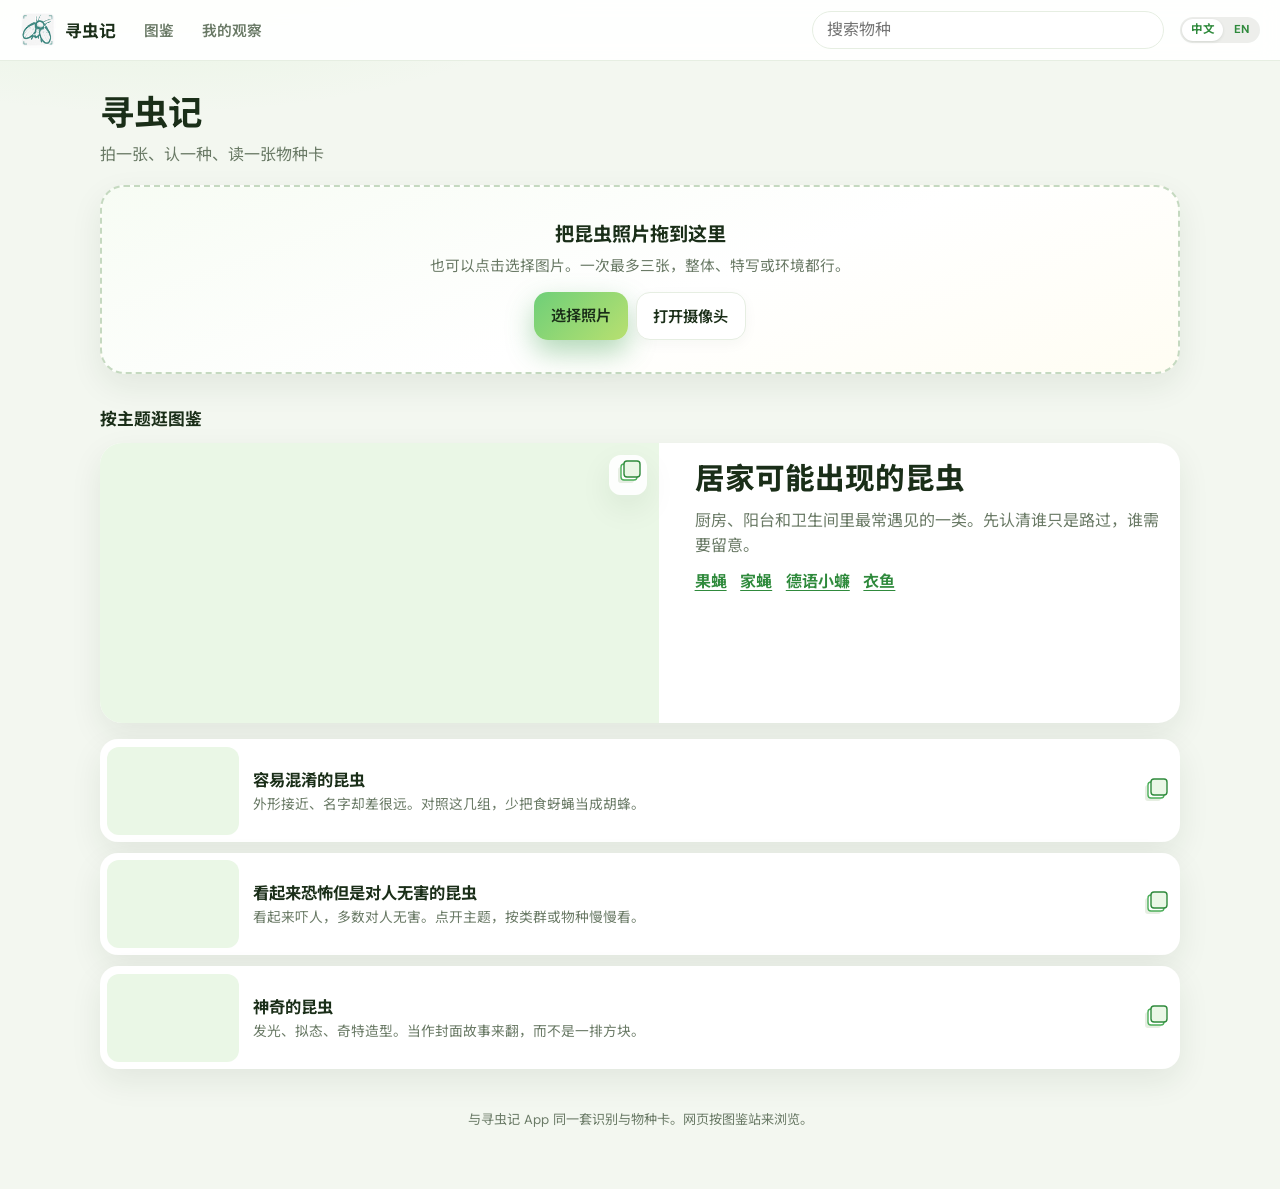
<file: index.html>
<!DOCTYPE html>
<html lang="zh-CN">
  <head>
    <meta charset="UTF-8" />
    <meta
      name="viewport"
      content="width=device-width, initial-scale=1, viewport-fit=cover, maximum-scale=1"
    />
    <meta name="theme-color" content="#3A857E" />
    <meta name="description" content="寻虫记 · 昆虫识别与收藏" />
    <link rel="icon" type="image/png" sizes="32x32" href="./brand/favicon-32.png" />
    <link rel="icon" type="image/png" sizes="64x64" href="./brand/icon-64.png" />
    <link rel="apple-touch-icon" href="./brand/apple-touch-icon.png" />
    <link rel="manifest" href="./brand/manifest.webmanifest" />
    <title>寻虫记</title>
    <link rel="preconnect" href="https://fonts.googleapis.com" />
    <link rel="preconnect" href="https://fonts.gstatic.com" crossorigin />
    <link
      href="https://fonts.googleapis.com/css2?family=DM+Sans:ital,opsz,wght@0,9..40,400;0,9..40,500;0,9..40,600;0,9..40,700;1,9..40,400&family=Noto+Sans+SC:wght@400;500;600;700&display=swap"
      rel="stylesheet"
    />
    <style>
      html,
      body {
        margin: 0;
        min-height: 100%;
        background: #e8efe9;
      }
      #boot-splash {
        position: fixed;
        inset: 0;
        z-index: 9999;
        display: grid;
        place-items: center;
        background: #f5f5f4;
        transition: opacity 0.28s ease, visibility 0.28s ease;
      }
      #boot-splash.is-leaving {
        opacity: 0;
        visibility: hidden;
        pointer-events: none;
      }
      #boot-splash .boot-mark {
        width: min(42vw, 168px);
        height: min(42vw, 168px);
        border-radius: 28px;
        overflow: hidden;
        background: #fff url("./brand/splash-256.png") center / contain no-repeat;
        box-shadow: 0 16px 40px rgba(58, 133, 126, 0.18);
        animation: boot-breathe 1.6s ease-in-out infinite;
      }
      #boot-splash .boot-mark img {
        width: 100%;
        height: 100%;
        display: block;
        object-fit: contain;
        background: #fff;
      }
      #boot-splash .boot-caption {
        margin: 18px 0 0;
        text-align: center;
        font-family: "Noto Sans SC", "PingFang SC", "Microsoft YaHei", sans-serif;
        font-size: 15px;
        font-weight: 500;
        letter-spacing: 0.08em;
        color: #3a857e;
      }
      #boot-splash .boot-hint {
        display: none;
        box-sizing: border-box;
        max-width: 22rem;
        margin: 16px auto 0;
        padding: 12px 14px;
        border-radius: 12px;
        background: #fff;
        color: #3a4a48;
        font-family: "Noto Sans SC", "PingFang SC", "Microsoft YaHei", sans-serif;
        font-size: 13px;
        font-weight: 400;
        line-height: 1.55;
        letter-spacing: 0;
        text-align: left;
      }
      #boot-splash .boot-hint a {
        color: #2f6f69;
        word-break: break-all;
      }
      @keyframes boot-breathe {
        0%,
        100% {
          opacity: 0.78;
          transform: scale(0.96);
        }
        50% {
          opacity: 1;
          transform: scale(1);
        }
      }
      @media (prefers-reduced-motion: reduce) {
        #boot-splash .boot-mark {
          animation: none;
        }
      }
    </style>
    <script type="module" crossorigin src="./assets/index-CJfDBZQu.js"></script>
    <link rel="stylesheet" crossorigin href="./assets/index-DfQtefUg.css">
  </head>
  <body>
    <div id="boot-splash" aria-busy="true" aria-live="polite">
      <div>
        <div class="boot-mark">
          <img src="./brand/splash-256.png" width="168" height="168" alt="寻虫记" onerror="this.style.visibility='hidden'" />
        </div>
        <p class="boot-caption" id="boot-caption">正在打开寻虫记</p>
        <p class="boot-hint" id="boot-hint">
          这一页只是启动画面，不能点。你现在打开的是本地下载的网页文件，程序进不来。请把下面这一整行复制到地址栏打开：
          <br />
          <a id="boot-demo-link" href="https://holycube.github.io/xunchongji-web/">https://holycube.github.io/xunchongji-web/</a>
        </p>
      </div>
    </div>
    <div id="root"></div>
    <script>
      (function () {
        var splash = document.getElementById("boot-splash");
        var hint = document.getElementById("boot-hint");
        var caption = document.getElementById("boot-caption");
        var isLocalFile = location.protocol === "file:";
        if (isLocalFile && hint) {
          hint.style.display = "block";
          if (caption) caption.textContent = "还没进入软件";
          return;
        }
        window.setTimeout(function () {
          if (splash && !splash.classList.contains("is-leaving")) {
            splash.classList.add("is-leaving");
          }
        }, 8000);
      })();
    </script>
  </body>
</html>
</file>
<file: assets/index-DfQtefUg.css>
.guide-screen{height:100%;min-height:100%;display:flex;flex-direction:column;background:#f3f8f1;overflow:hidden}.guide-topbar{flex:0 0 auto;display:grid;grid-template-columns:2.5rem 1fr 2.5rem;align-items:center;gap:.35rem;padding:.65rem .75rem;padding-top:calc(.65rem + env(safe-area-inset-top,0px));border-bottom:1px solid rgba(0,0,0,.06);background:#fffffff5;position:sticky;top:0;z-index:4}.guide-topbar-btn{appearance:none;border:0;background:transparent;width:2.5rem;height:2.5rem;border-radius:50%;font:inherit;font-size:1.25rem;color:var(--ink);cursor:pointer}.guide-topbar-btn:hover{background:var(--accent-soft)}.guide-topbar-title{margin:0;text-align:center;font-size:1.05rem;font-weight:700}.guide-topbar-spacer{width:2.5rem;height:2.5rem}.guide-body{flex:1 1 auto;min-height:0;padding:0;padding-bottom:calc(env(safe-area-inset-bottom,0px) + 1.5rem);overflow-y:auto;-webkit-overflow-scrolling:touch}.guide-slide{margin:0;padding:1.35rem 1.15rem 1.5rem;border-radius:0;box-shadow:none;border:0;break-inside:avoid}.guide-slide--promo{background:transparent;box-shadow:none}.guide-slide--full-card{padding:0;overflow:hidden;background:transparent}.guide-full-card-img{display:block;width:100%;height:auto;max-height:none;object-fit:contain;vertical-align:top}.guide-sr-only{position:absolute;width:1px;height:1px;padding:0;margin:-1px;overflow:hidden;clip:rect(0,0,0,0);white-space:nowrap;border:0}.guide-slide--doc{background:transparent;border:0;box-shadow:none;padding-bottom:2rem}.guide-slide-eyebrow{margin:0 0 .35rem;font-size:.72rem;font-weight:650;letter-spacing:.04em;color:var(--muted);text-transform:none}.guide-slide-title{margin:0;font-size:1.55rem;font-weight:750;line-height:1.25;color:var(--ink);letter-spacing:-.02em}.guide-slide-title-accent,.guide-slide--promo .guide-slide-title-accent{color:#2b7fd4}.guide-slide-sub{margin:.45rem 0 0;font-size:.92rem;line-height:1.45;color:var(--muted)}.guide-steps{list-style:none;margin:1rem 0 0;padding:0;display:flex;flex-direction:column;gap:.55rem}.guide-step{display:flex;align-items:center;gap:.7rem;padding:.65rem .75rem;border-radius:12px;background:#ffffffd9;border:1px solid rgba(220,230,216,.9)}.guide-step-n{flex:0 0 auto;width:1.65rem;height:1.65rem;border-radius:50%;display:grid;place-items:center;font-size:.85rem;font-weight:700;color:#fff;background:var(--grad-spring-vivid)}.guide-step-label{font-size:.95rem;font-weight:650;color:var(--ink)}.guide-visual{margin-top:1.05rem;margin-left:-1.15rem;margin-right:-1.15rem;border-radius:0;overflow:hidden;background:transparent;border:0}.guide-visual-img{display:block;width:100%;height:auto;max-height:none;object-fit:contain}.guide-visual--placeholder{min-height:10.5rem;margin-left:-1.15rem;margin-right:-1.15rem;display:flex;flex-direction:column;align-items:center;justify-content:center;gap:.4rem;padding:1.25rem 1rem;background:linear-gradient(135deg,#ffffff8c,#e6eee2a6);border:0;border-top:1.5px dashed #c5d4c0;border-bottom:1.5px dashed #c5d4c0;border-radius:0}.guide-visual-ph-label{font-size:.95rem;font-weight:750;color:var(--ink);letter-spacing:.06em}.guide-visual-ph-note{max-width:16rem;text-align:center;font-size:.78rem;line-height:1.4;color:var(--muted)}.guide-visual-caption{margin:0;padding:.55rem 1.15rem .7rem;font-size:.8rem;line-height:1.4;color:var(--ink);background:transparent}.guide-visual-caption--on-ph{margin-top:.35rem;padding:.4rem .65rem;border-radius:999px;background:#fff;box-shadow:0 2px 8px #1a2e180f;font-weight:600;font-size:.78rem}.guide-tags{list-style:none;margin:.9rem 0 0;padding:0;display:flex;flex-wrap:wrap;gap:.45rem}.guide-tag{display:inline-flex;align-items:center;padding:.35rem .7rem;border-radius:var(--radius-pill);font-size:.78rem;font-weight:650;border:1px solid transparent;background:#fff}.guide-tag--neutral{color:var(--ink);border-color:var(--line)}.guide-tag--good{color:#1f6b32;background:var(--accent-soft);border-color:#c8e8c4}.guide-tag--caution{color:#9a4a12;background:var(--warn-soft);border-color:#f0d4b0}.guide-tag--info{color:#1a5f9e;background:#e8f3fc;border-color:#c5daf0}.guide-bullets{margin:1rem 0 0;padding:0 0 0 1.1rem;display:flex;flex-direction:column;gap:.65rem}.guide-bullets li{font-size:.88rem;line-height:1.5;color:var(--ink)}@media print{.guide-topbar{position:static;border-bottom:0}.guide-topbar-btn,.guide-topbar-spacer{display:none}.guide-body{padding:0}.guide-slide{margin:0;min-height:90vh;box-shadow:none;border-radius:0}.tab-bar,.app-bar{display:none!important}}.home-screen{min-height:100%;display:flex;flex-direction:column;background:#fff;overflow:auto;padding-bottom:1rem}.home-header{display:flex;align-items:center;justify-content:space-between;padding:1rem 1.15rem .25rem;flex:0 0 auto}.home-search-wrap{flex:0 0 auto;display:flex;justify-content:center;padding:1.35rem 1.35rem 0}.home-search{width:100%;max-width:22rem;display:flex;align-items:center;gap:.45rem;padding:.6rem 1.05rem;border-radius:999px;background:#fff;border:1px solid #ebebeb;box-shadow:0 4px 14px #0000000f}.home-search-icon{display:grid;place-items:center;color:#9aa0a6;flex:0 0 auto}.home-search input{flex:1 1 auto;min-width:0;border:0;background:transparent;font:inherit;font-size:.95rem;color:var(--ink);outline:none}.home-search input::placeholder{color:#9aa0a6}.home-avatar-btn{position:relative;flex:0 0 auto;width:42px;height:42px;padding:0;border:0;border-radius:50%;background:#fff;box-shadow:0 2px 10px #00000014;display:grid;place-items:center;overflow:visible}.home-avatar-btn svg{display:block;width:100%;height:100%;border-radius:50%}.home-themes{flex:1 1 auto;display:flex;flex-direction:column;gap:.85rem;padding:1.55rem 0 1.25rem;min-height:0}.home-themes-head{display:flex;align-items:center;gap:.45rem;padding:0 1.25rem}.home-themes-icon{display:grid;place-items:center;color:#5f6b63;flex:0 0 auto}.home-themes-title{margin:0;font-size:1.05rem;font-weight:400;color:#1f2933;letter-spacing:.01em}.home-themes-rail{display:flex;gap:.85rem;overflow-x:auto;overflow-y:hidden;padding:.15rem 1.25rem .35rem;scroll-snap-type:x proximity;-webkit-overflow-scrolling:touch;scrollbar-width:none}.home-themes-rail::-webkit-scrollbar{display:none}.home-theme-card{appearance:none;border:0;background:#fff;flex:0 0 auto;width:8.6rem;padding:0;border-radius:14px;overflow:hidden;box-shadow:0 4px 14px #141c1014;text-align:left;scroll-snap-align:start;cursor:pointer;display:flex;flex-direction:column}.home-theme-card:active{transform:scale(.98)}.home-theme-cover{width:100%;aspect-ratio:1 / 1;background:#eef1ee;overflow:hidden}.home-theme-cover img{display:block;width:100%;height:100%;object-fit:cover}.home-theme-cover-fallback{display:block;width:100%;height:100%;background:linear-gradient(145deg,#e8eee8,#d5ddd6)}.home-theme-label{display:block;padding:.7rem .7rem .85rem;font-size:.86rem;font-weight:400;line-height:1.35;color:#1f2933}.profile-screen{--profile-hue: 72;--profile-bg0: hsl(72 55% 92%);--profile-bg1: hsl(94 48% 94%);--profile-bg2: hsl(72 20% 99%);--profile-ink: hsl(72 28% 22%);--profile-muted: hsl(72 12% 46%);--profile-card-shadow: 0 10px 28px hsl(72 30% 40% / .08);min-height:100%;display:flex;flex-direction:column;position:relative;background:linear-gradient(180deg,var(--profile-bg0) 0%,var(--profile-bg1) 38%,var(--profile-bg2) 78%);color:var(--profile-ink)}.profile-topbar{display:flex;align-items:center;justify-content:space-between;padding:.75rem 1rem .15rem;position:relative;z-index:2}.profile-back{width:42px;height:42px;border:0;background:transparent;font-size:1.85rem;line-height:1;color:var(--profile-ink);display:grid;place-items:center;padding:0}.profile-topbar-spacer{flex:1}.profile-topbar-title{flex:1;margin:0;text-align:center;font-size:1.05rem;font-weight:650;color:var(--profile-ink)}.profile-topbar-end{width:42px;height:42px;flex:0 0 auto}.profile-mail{position:relative;width:42px;height:42px;border:0;background:transparent;color:var(--profile-ink);display:grid;place-items:center;padding:0}.profile-hero{display:flex;flex-direction:column;align-items:center;gap:.75rem;padding:1.1rem 1.35rem 1.65rem;position:relative;z-index:2}.profile-avatar-wrap{position:relative;width:96px;height:96px;border-radius:50%;box-shadow:0 10px 28px hsl(var(--profile-hue) 35% 40% / .14)}.profile-avatar-svg{width:100%;height:100%;border-radius:50%;display:block}.profile-uid{margin:.55rem 0 0;font-size:1.05rem;font-weight:650;letter-spacing:.01em;color:var(--profile-ink)}.profile-body{flex:1;padding:0 1.15rem 1.8rem;position:relative;z-index:2;display:flex;flex-direction:column;gap:1.05rem}.profile-settings-body{padding-top:.85rem}.profile-dual{display:grid;grid-template-columns:1fr 1.28fr;gap:.85rem}.profile-stat-card{border:0;text-align:left;background:#fff;border-radius:20px;padding:1rem 1.05rem 1.1rem;box-shadow:var(--profile-card-shadow);color:inherit;min-height:108px;display:flex;flex-direction:column;justify-content:space-between;gap:.85rem}.profile-stat-head{display:flex;align-items:center;gap:.4rem}.profile-stat-label{font-size:.9rem;font-weight:600;color:var(--profile-ink)}.profile-stat-count{margin-left:auto;font-size:.78rem;color:var(--profile-muted)}.profile-stat-chevron{margin-left:auto;color:#c2c8bc;font-size:1.15rem;line-height:1}.profile-stat-count+.profile-stat-chevron{margin-left:.15rem}.profile-badge-row{display:flex;flex-wrap:nowrap;align-items:center;gap:.4rem}.profile-dotted-hex{display:block;color:hsl(var(--profile-hue) 14% 58%);flex:0 0 auto}.profile-dotted-hex--sm{width:26px;height:29px}.profile-dotted-hex--lg{width:72px;height:80px}.profile-badges-body{padding-top:.5rem;gap:1.25rem}.profile-badges-banner{align-self:center;display:inline-flex;align-items:center;justify-content:center;padding:.45rem 1.35rem;background:hsl(var(--profile-hue) 28% 32%);color:#fff;border-radius:4px;position:relative;box-shadow:0 2px hsl(var(--profile-hue) 28% 24%)}.profile-badges-banner:before,.profile-badges-banner:after{content:"";position:absolute;top:0;bottom:0;width:10px;background:inherit;clip-path:polygon(0 0,100% 0,100% 100%,0 70%)}.profile-badges-banner:before{left:-8px;clip-path:polygon(100% 0,100% 100%,0 85%,35% 0)}.profile-badges-banner:after{right:-8px;clip-path:polygon(0 0,65% 0,100% 85%,0 100%)}.profile-badges-banner-text{font-size:.78rem;font-weight:750;letter-spacing:.08em}.profile-badges-panel{background:#fff;border-radius:20px;box-shadow:var(--profile-card-shadow);padding:1.35rem 1rem 1.6rem;border:2px solid hsl(var(--profile-hue) 22% 42%)}.profile-badges-honeycomb{display:flex;flex-direction:column;align-items:center;gap:.55rem}.profile-badges-row{display:flex;justify-content:center;gap:.65rem}.profile-badges-row.is-offset{gap:.65rem;padding:0 2.2rem}.profile-badge-slot,.profile-badges-cell{appearance:none;border:0;background:transparent;padding:.15rem;color:hsl(var(--profile-hue) 12% 48%);cursor:pointer;display:grid;place-items:center}.profile-badge-slot:active,.profile-badges-cell:active{transform:scale(.96)}.profile-badge-modal{position:absolute;inset:0;z-index:20;background:#141c106b;display:flex;align-items:center;justify-content:center;padding:1.25rem}.profile-badge-modal-card{width:min(100%,18.5rem);background:#fff;border-radius:18px;padding:1.35rem 1.2rem 1.15rem;box-shadow:0 16px 40px #0000002e;text-align:center;display:flex;flex-direction:column;align-items:center;gap:.65rem}.profile-badge-modal-hex{color:hsl(var(--profile-hue) 12% 48%)}.profile-badge-modal-title{margin:.2rem 0 0;font-size:1.1rem;font-weight:700;color:var(--profile-ink)}.profile-badge-modal-body{margin:0;font-size:.9rem;line-height:1.5;color:var(--profile-muted)}.profile-badge-modal-close{margin-top:.45rem;appearance:none;border:0;border-radius:999px;padding:.55rem 1.4rem;background:hsl(var(--profile-hue) 42% 42%);color:#fff;font:inherit;font-size:.9rem;font-weight:650;cursor:pointer}.profile-equip-row{display:flex;flex-wrap:nowrap;gap:.45rem}.profile-equip-dot{width:28px;height:28px;border-radius:50%;border:1.5px solid hsl(var(--profile-hue) 18% 82%);box-sizing:border-box}.profile-menu{list-style:none;margin:0;padding:.2rem 0;background:#fff;border-radius:20px;box-shadow:var(--profile-card-shadow);overflow:hidden}.profile-menu-danger{margin-top:.15rem}.profile-menu-item{width:100%;display:flex;align-items:center;gap:.85rem;padding:1.1rem;border:0;background:transparent;text-align:left;color:inherit}.profile-menu-item-static{cursor:default}.profile-menu li+li .profile-menu-item{border-top:1px solid hsl(var(--profile-hue) 16% 92%)}.profile-menu-icon{width:36px;height:36px;border-radius:12px;display:grid;place-items:center;flex:0 0 auto}.profile-menu-icon-danger{background:#f8eae7;color:#a64030}.profile-menu-label{flex:1 1 auto;font-size:.95rem;font-weight:550;color:var(--profile-ink)}.profile-menu-item-danger .profile-menu-label{color:#a64030;font-weight:600}.profile-menu-meta{font-size:.82rem;color:var(--profile-muted)}.profile-menu-chevron{color:#c2c8bc;font-size:1.25rem;line-height:1}.profile-toggle{position:relative;width:44px;height:26px;border:0;border-radius:999px;padding:0;background:hsl(var(--profile-hue) 10% 82%);flex:0 0 auto;transition:background .18s ease}.profile-toggle.is-on{background:hsl(var(--profile-hue) 42% 48%)}.profile-toggle-knob{position:absolute;top:3px;left:3px;width:20px;height:20px;border-radius:50%;background:#fff;box-shadow:0 1px 4px #00000029;transition:transform .18s ease}.profile-toggle.is-on .profile-toggle-knob{transform:translate(18px)}.profile-hint{margin:.2rem 0 0;text-align:center;font-size:.82rem;color:var(--profile-muted)}.search-screen{min-height:100%;display:flex;flex-direction:column;background:#fff;color:var(--ink)}.search-topbar{display:flex;align-items:center;gap:.35rem;padding:.55rem .75rem .55rem .35rem;border-bottom:1px solid #ececec;flex:0 0 auto;background:#fff;position:sticky;top:0;z-index:3}.search-back{width:40px;height:40px;border:0;background:transparent;font-size:1.75rem;line-height:1;color:#333;display:grid;place-items:center;padding:0;flex:0 0 auto}.search-field{flex:1 1 auto;min-width:0;display:flex;align-items:center;gap:.35rem;position:relative}.search-field input{width:100%;border:0;outline:none;background:transparent;font:inherit;font-size:1.05rem;font-weight:550;color:#1a1a1a;padding:.45rem 1.8rem .45rem .15rem}.search-field input::placeholder{color:#9aa0a6;font-weight:400}.search-clear{position:absolute;right:0;top:50%;transform:translateY(-50%);width:28px;height:28px;border:0;border-radius:50%;background:#e8e8e8;color:#666;font-size:1.1rem;line-height:1;display:grid;place-items:center;padding:0}.search-body{flex:1 1 auto;min-height:0;overflow:auto}.search-hint,.search-empty{margin:2.5rem 1.25rem;text-align:center;font-size:.9rem;color:var(--muted)}.search-list{list-style:none;margin:0;padding:0}.search-row{width:100%;display:flex;align-items:center;gap:.85rem;padding:.72rem .95rem;border:0;border-bottom:1px solid #efefef;background:#fff;text-align:left;color:inherit}.search-thumb{width:52px;height:52px;border-radius:10px;overflow:hidden;flex:0 0 auto;background:#f1f3ef;display:grid;place-items:center}.search-thumb img{width:100%;height:100%;object-fit:cover;display:block}.search-thumb-fallback{font-size:1.1rem;font-weight:650;color:var(--accent-deep)}.search-text{flex:1 1 auto;min-width:0;display:flex;flex-direction:column;gap:.2rem}.search-hit-name{font-size:.98rem;font-weight:550;color:#1a1a1a;line-height:1.35;word-break:break-word}.search-hit-mark{background:transparent;color:#e91e63;font-weight:650;padding:0}.search-sci{font-size:.8rem;color:#8a8f88;font-style:italic;line-height:1.3;white-space:nowrap;overflow:hidden;text-overflow:ellipsis}.search-chevron{flex:0 0 auto;color:#c5c5c5;font-size:1.25rem;line-height:1}.sr-only{position:absolute;width:1px;height:1px;padding:0;margin:-1px;overflow:hidden;clip:rect(0,0,0,0);white-space:nowrap;border:0}.theme-screen{min-height:100%;display:flex;flex-direction:column;background:#f4f5f4;overflow:auto}.theme-topbar{flex:0 0 auto;display:flex;align-items:center;padding:.55rem .7rem .15rem;background:#f4f5f4;position:sticky;top:0;z-index:2}.theme-back{appearance:none;border:0;background:transparent;width:2.4rem;height:2.4rem;border-radius:50%;font-size:1.7rem;line-height:1;color:#1f2933;display:grid;place-items:center;cursor:pointer}.theme-body{flex:1 1 auto;padding:.35rem 1rem 1.6rem;display:flex;flex-direction:column;gap:1rem}.theme-title{margin:0;padding:0 .15rem;font-size:1.55rem;font-weight:400;line-height:1.25;color:#1f2933}.theme-empty{margin:1.5rem .2rem;color:#6b7280;font-size:.95rem}.theme-grid{display:grid;grid-template-columns:1fr 1fr;gap:.85rem}.theme-card{appearance:none;border:0;background:#fff;border-radius:16px;overflow:hidden;padding:0;text-align:left;box-shadow:0 4px 16px #141c1012;cursor:pointer;display:flex;flex-direction:column;min-width:0}.theme-card:active{transform:scale(.985)}.theme-card-media{width:100%;aspect-ratio:1 / 1;background:#e8ece8;overflow:hidden}.theme-card-media img{display:block;width:100%;height:100%;object-fit:cover}.theme-card-fallback{display:block;width:100%;height:100%;background:linear-gradient(145deg,#e8eee8,#d5ddd6)}.theme-card-text{display:flex;flex-direction:column;gap:.2rem;padding:.7rem .75rem .85rem;min-width:0}.theme-card-name{font-size:.95rem;font-weight:400;color:#1f2933;line-height:1.3;word-break:break-word}.theme-card-sci{font-size:.78rem;font-style:italic;color:#8a9399;line-height:1.3;word-break:break-word}:root{--fab-hl: #9ee08a;--grad-spring: linear-gradient(135deg, #6ecf78 0%, #b8e070 100%);--grad-spring-vivid: radial-gradient( circle at 35% 30%, var(--fab-hl) 0%, #5cbf68 42%, #3d9e4a 100% );--grad-spring-soft: linear-gradient(160deg, #f7fcf4 0%, #ffffff 55%, #fffdf3 100%);--bg: #ffffff;--bg-wash: #f3f7f0;--panel: #ffffff;--ink: #1a2e18;--muted: #6a7a66;--accent: #4caf5a;--accent-deep: #2f8a3c;--accent-soft: #eaf7e6;--warn: #b45309;--warn-soft: #fef3e6;--line: #e6eee2;--radius-sheet: 28px;--radius-card: 18px;--radius-pill: 999px;--phone-w: 420px;--bar-h: 52px;--tab-h: 72px;--fab-size: 64px;--font: "DM Sans", "Noto Sans SC", "PingFang SC", "Microsoft YaHei", sans-serif;--shadow-soft: 0 12px 32px rgba(26, 46, 24, .08);--shadow-float: 0 16px 40px rgba(76, 175, 90, .14);--shadow-fab: 0 12px 28px rgba(61, 158, 74, .4)}*{box-sizing:border-box}html,body,#root{margin:0;min-height:100%}body{font-family:var(--font);color:var(--ink);background:var(--bg-wash);-webkit-font-smoothing:antialiased}button,input{font:inherit}button{cursor:pointer}img{max-width:100%;display:block}a{color:inherit}.demo-stage{width:100%;min-height:100vh;min-height:100dvh;display:flex;flex-direction:column;align-items:center;justify-content:center}.demo-stage-kicker{display:none;margin:0 0 .65rem;font-size:.78rem;font-weight:650;letter-spacing:.06em;color:#3a5a52}.phone{width:100%;max-width:var(--phone-w);min-height:100vh;height:100vh;margin:0 auto;background:var(--bg);display:flex;flex-direction:column;position:relative;overflow:hidden}@media(min-width:480px){html:not(.is-site) body{padding:1.25rem 0;display:flex;justify-content:center;align-items:center;background:radial-gradient(1200px 520px at 50% -10%,rgba(122,176,158,.28),transparent 58%),linear-gradient(180deg,#e8efe9,#f3f1ea 48%,#efe8dc)}html:not(.is-site) .demo-stage-kicker{display:block}html:not(.is-site) .phone{height:min(820px,calc(100vh - 4.2rem));min-height:min(820px,calc(100vh - 4.2rem));max-height:calc(100vh - 4.2rem);border-radius:28px;box-shadow:0 0 0 1px #1a2e180f,0 22px 48px #1a2e181a}}.app-main{flex:1 1 auto;overflow-y:auto;overflow-x:hidden;padding-bottom:calc(var(--tab-h) + env(safe-area-inset-bottom,0px) + .5rem);position:relative;min-height:0}.app-main.no-tab{padding-bottom:0}.app-main.immersive{padding-bottom:0;overflow:hidden;flex:1 1 0;min-height:0;display:flex;flex-direction:column}.screen-enter{animation:screen-in .24s ease-out}@keyframes screen-in{0%{opacity:0;transform:translateY(8px)}to{opacity:1;transform:none}}.app-bar{flex:0 0 var(--bar-h);display:flex;align-items:center;gap:.35rem;padding:0 .65rem;background:#ffffffeb;-webkit-backdrop-filter:blur(12px);backdrop-filter:blur(12px);border-bottom:1px solid transparent;position:sticky;top:0;z-index:8}.app-bar.overlay{position:absolute;left:0;right:0;background:transparent;border:none;color:#fff;z-index:12;flex:none}.back-btn{width:40px;height:40px;border:none;border-radius:12px;background:transparent;color:var(--accent-deep);font-size:1.6rem;line-height:1;display:grid;place-items:center}.app-bar.overlay .back-btn{color:#fff;background:#00000047}.app-bar-title{margin:0;flex:1;text-align:center;font-size:1rem;font-weight:650;color:var(--accent-deep)}.app-bar.overlay .app-bar-title{color:#fff}.app-bar-spacer{width:40px;flex:0 0 auto}.locale-toggle{display:inline-flex;align-items:center;gap:2px;padding:2px;border-radius:999px;background:#1a2e1814;flex:0 0 auto}.locale-toggle button{border:0;background:transparent;color:var(--accent-deep);font-size:.72rem;font-weight:700;line-height:1;padding:.35rem .55rem;border-radius:999px}.locale-toggle button.is-on{background:#fff;box-shadow:0 1px 3px #1a2e181f}.locale-toggle.is-light{background:#ffffff38}.locale-toggle.is-light button{color:#fff}.locale-toggle.is-light button.is-on{background:#ffffffeb;color:var(--accent-deep)}.btn{border:1px solid transparent;border-radius:14px;padding:.72rem 1.05rem;font-size:.95rem;font-weight:600;transition:transform .15s,box-shadow .15s,background .15s}.btn:active{transform:scale(.98)}.btn.block{width:100%}.btn.primary{background:var(--grad-spring);color:var(--ink);border:none;box-shadow:var(--shadow-fab)}.btn.ghost{background:var(--panel);border-color:var(--line);color:var(--ink);box-shadow:0 4px 14px #1a2e180a}.float-panel{background:var(--panel);border-radius:var(--radius-sheet);box-shadow:var(--shadow-float);border:1px solid rgba(230,238,226,.9)}.float-panel.soft{box-shadow:var(--shadow-soft);border-radius:var(--radius-card);padding:.85rem 1rem 1rem}.capture-hero{padding:1.4rem 1.15rem 1.25rem;text-align:center;margin-bottom:.85rem}.capture-hero-visual{position:relative;width:120px;height:120px;margin:.2rem auto 1.1rem;display:grid;place-items:center}.capture-hero-ring{position:absolute;inset:0;border-radius:50%;background:var(--grad-spring-vivid);opacity:.95;box-shadow:var(--shadow-fab);animation:fab-pulse 2.4s ease-in-out infinite}.capture-hero-icon{position:relative;z-index:1;font-size:2rem;color:#fff;text-shadow:0 2px 8px rgba(26,46,24,.2)}@keyframes fab-pulse{0%,to{transform:scale(1);filter:brightness(1)}50%{transform:scale(1.04);filter:brightness(1.05)}}.capture-hero-actions{display:flex;flex-direction:column;gap:.6rem}.btn.muted{background:transparent;border-color:var(--line);color:var(--muted);font-weight:500;font-size:.85rem}.btn:disabled{opacity:.55;cursor:not-allowed;box-shadow:none}.lead{margin:0 0 .75rem;font-size:1.08rem;font-weight:650}.hint{margin:-.35rem 0 1rem;font-size:.85rem;color:var(--muted)}.empty{color:var(--muted);font-size:.9rem}.pad{padding:1.1rem 1.15rem .5rem}.tab-bar{position:absolute;left:0;right:0;bottom:0;height:calc(var(--tab-h) + env(safe-area-inset-bottom,0px));padding-bottom:env(safe-area-inset-bottom,0px);display:grid;grid-template-columns:1fr var(--fab-size) 1fr;align-items:end;background:#fff;border-top:1px solid var(--line);z-index:20;box-shadow:0 -6px 20px #1a2e180a}.tab{border:none;background:transparent;color:var(--muted);font-size:.72rem;display:flex;flex-direction:column;align-items:center;justify-content:center;gap:.12rem;padding:.45rem .35rem .55rem;min-height:56px}.tab.active{color:var(--accent-deep);font-weight:650}.tab-icon{font-size:1.15rem;line-height:1}.tab-fab-slot{display:flex;justify-content:center;position:relative;height:100%}.tab-fab{position:absolute;bottom:calc(18px + env(safe-area-inset-bottom,0px));width:var(--fab-size);height:var(--fab-size);border-radius:50%;border:0;background:var(--accent);color:#fff;box-shadow:none;display:grid;place-items:center;z-index:2;padding:0;box-sizing:border-box;transition:background .15s ease,box-shadow .15s ease,border-color .15s ease,color .15s ease}.tab-fab-svg{width:26px;height:26px;display:block}.tab-fab.active{box-shadow:0 0 0 3px #6fcf7a47}.capture-grid{display:grid;grid-template-columns:1fr 1fr;gap:.7rem}.demo-card{position:relative;display:flex;flex-direction:column;align-items:flex-start;gap:.35rem;text-align:left;border:1.5px dashed rgba(111,207,122,.45);background:var(--panel);border-radius:var(--radius-card);padding:.9rem;min-height:118px;overflow:hidden;box-shadow:0 6px 18px #1a2e180a}.demo-card:before{display:none}.demo-card:hover{border-color:var(--accent);background:#f7fcf4}.demo-tag{font-size:.68rem;font-weight:650;padding:.12rem .45rem;border-radius:var(--radius-pill);position:relative;z-index:1}.demo-tag.beneficial{background:var(--accent-soft);color:var(--accent-deep)}.demo-tag.call{background:#eef6e6;color:var(--accent-deep)}.demo-tag.pest{background:var(--warn-soft);color:var(--warn)}.demo-tag.pending{background:#f1f2ee;color:var(--muted)}.demo-name{font-size:1.05rem;font-weight:700;position:relative;z-index:1}.demo-desc{font-size:.78rem;color:var(--muted);position:relative;z-index:1}.advanced{margin-top:1.1rem;font-size:.85rem;color:var(--muted)}.advanced summary{cursor:pointer;color:var(--accent-deep)}.file-label{display:flex;flex-direction:column;gap:.4rem;margin-top:.65rem;font-size:.85rem}.status{min-height:1.2em;margin:.85rem 0 0;font-size:.85rem;color:var(--muted)}.camera-screen{flex:1 1 auto;min-height:0;width:100%;display:flex;flex-direction:column;position:relative;background:#0f1a12;z-index:5}.camera-view{flex:1 1 auto;position:relative;overflow:hidden;min-height:0}.camera-video{width:100%;height:100%;object-fit:cover;display:block;background:#122018}.camera-fallback{position:absolute;inset:0;display:grid;place-items:center;padding:2rem;text-align:center;color:#ffffffd9;background:linear-gradient(160deg,#1a2e18,#243528);font-size:.92rem;line-height:1.5}.camera-view .scan-frame{inset:14% 12%}.camera-view .scan-line{left:14%;right:14%}.camera-hint{position:static;margin:0;padding:.15rem .2rem .35rem;text-align:center;color:#fffffff2;font-size:.78rem;line-height:1.35;text-shadow:0 1px 6px rgba(0,0,0,.4);pointer-events:none;z-index:auto}.camera-clue-tray{position:absolute;left:.55rem;right:.55rem;bottom:.5rem;z-index:4;display:flex;flex-direction:column;gap:.32rem;padding:.38rem .42rem .42rem;border-radius:14px;background:#08100c47;backdrop-filter:blur(8px);-webkit-backdrop-filter:blur(8px);border:1px solid rgba(255,255,255,.1);box-shadow:none;pointer-events:auto}.camera-clue-slots{display:grid;grid-template-columns:repeat(4,minmax(0,1fr));gap:.28rem}.camera-clue-slot{position:relative;min-height:56px;border:1.5px dashed rgba(255,255,255,.32);border-radius:10px;background:#ffffff0d;color:#ffffffe0;overflow:hidden}.camera-clue-slot.filled{border-style:solid;border-color:#c8f0a86b;background:#12201838}.camera-clue-slot.active{border-color:#6ecf78f2;box-shadow:0 0 0 2px #6ecf7847}.camera-clue-slot.disabled{opacity:.55}.camera-clue-slot.recording{border-style:solid;border-color:#ff7864b3;background:#ff5a4629;animation:camera-rec-pulse 1.1s ease-in-out infinite}.camera-clue-slot-main{width:100%;height:100%;display:flex;flex-direction:column;align-items:center;gap:.12rem;padding:.22rem .15rem .28rem;border:none;background:transparent;color:inherit}.camera-clue-thumb{width:100%;height:34px;object-fit:cover;border-radius:6px;display:block}.camera-clue-empty{width:100%;height:34px;display:grid;place-items:center;font-size:1.05rem;font-weight:500;color:#ffffff8c;line-height:1}.camera-clue-audio-empty{font-size:1rem;color:#e8f4c4b8}.camera-clue-audio-body{width:100%;height:34px;display:flex;flex-direction:column;align-items:center;justify-content:center;gap:.12rem}.camera-clue-wave{display:flex;align-items:flex-end;justify-content:center;gap:2px;height:14px}.camera-clue-wave i{display:block;width:2px;border-radius:1px;background:#c8f0a8e6;height:40%}.camera-clue-wave i:nth-child(1){height:35%}.camera-clue-wave i:nth-child(2){height:70%}.camera-clue-wave i:nth-child(3){height:100%}.camera-clue-wave i:nth-child(4){height:55%}.camera-clue-wave i:nth-child(5){height:80%}.camera-clue-slot.recording .camera-clue-wave i{background:#ffb4a0f2;animation:camera-wave-bounce .7s ease-in-out infinite}.camera-clue-slot.recording .camera-clue-wave i:nth-child(2){animation-delay:.08s}.camera-clue-slot.recording .camera-clue-wave i:nth-child(3){animation-delay:.16s}.camera-clue-slot.recording .camera-clue-wave i:nth-child(4){animation-delay:.24s}.camera-clue-slot.recording .camera-clue-wave i:nth-child(5){animation-delay:.32s}.camera-clue-audio-time{font-size:.62rem;font-weight:650;letter-spacing:.02em;color:#eef8d8f2;line-height:1}.camera-clue-label{font-size:.62rem;font-weight:600;letter-spacing:.02em;color:#ffffffe0}.camera-clue-clear{position:absolute;top:1px;right:1px;width:16px;height:16px;padding:0;border:none;border-radius:50%;background:#00000080;color:#fff;font-size:.78rem;line-height:16px;text-align:center;z-index:1}@keyframes camera-rec-pulse{0%,to{opacity:1}50%{opacity:.72}}@keyframes camera-wave-bounce{0%,to{transform:scaleY(.55)}50%{transform:scaleY(1)}}.camera-start-identify{width:100%;height:34px;display:inline-flex;align-items:center;justify-content:center;border:1px solid rgba(210,220,200,.18);border-radius:999px;background:#78847638;color:#ebf0e69e;font-size:.84rem;font-weight:650;letter-spacing:.02em;backdrop-filter:blur(4px);-webkit-backdrop-filter:blur(4px);transition:background .18s ease,border-color .18s ease,color .18s ease,box-shadow .18s ease,transform .18s ease}.camera-start-identify[data-ready=true]{border-color:#96de9b8c;background:#469e56b8;color:#fff;animation:identify-ready-breathe 2.4s ease-in-out infinite}.camera-start-identify:disabled{cursor:default}.camera-start-identify[data-ready=true]:not(:disabled):active{transform:scale(.985)}@keyframes identify-ready-breathe{0%,to{box-shadow:0 0 #6ecf782e}50%{box-shadow:0 0 0 5px #6ecf7814}}@media(prefers-reduced-motion:reduce){.camera-start-identify[data-ready=true]{animation:none}}.camera-close,.camera-demo-toggle{position:absolute;top:calc(.75rem + env(safe-area-inset-top,0px));z-index:6;border:none;color:#fff;background:#12201873;-webkit-backdrop-filter:blur(6px);backdrop-filter:blur(6px)}.camera-close{left:.85rem;width:36px;height:36px;border-radius:50%;font-size:1.35rem;line-height:1}.camera-demo-toggle{right:.85rem;height:32px;padding:0 .7rem;border-radius:var(--radius-pill);font-size:.75rem;font-weight:600}.camera-demo-panel{position:absolute;left:.75rem;right:.75rem;top:calc(3.2rem + env(safe-area-inset-top,0px));z-index:6;max-height:42%;overflow:auto;padding:.75rem}.camera-dock{position:relative;flex:0 0 auto;height:calc(108px + env(safe-area-inset-bottom,0px));padding-bottom:env(safe-area-inset-bottom,0px);background:#fff;display:grid;place-items:center}.camera-shutter{position:relative;width:74px;height:74px;border-radius:50%;border:0;background:var(--accent);color:#fff;box-shadow:none;padding:0;display:grid;place-items:center;box-sizing:border-box;transition:background .15s ease,box-shadow .15s ease,border-color .15s ease,color .15s ease}.camera-shutter .tab-fab-svg{width:28px;height:28px}.camera-shutter:disabled{opacity:.6}.camera-shutter.recording{border-radius:50%;border:3px solid #fff;background:#e85a4a;color:#fff;box-shadow:none}.camera-import{position:absolute;right:1.15rem;bottom:calc(28px + env(safe-area-inset-bottom,0px));width:40px;height:40px;border-radius:12px;border:1px solid var(--line);background:var(--bg-wash);color:var(--accent-deep);font-size:1.1rem;line-height:1;display:grid;place-items:center}.camera-import:disabled{opacity:.5}.camera-status{position:absolute;left:1rem;right:1rem;top:calc(3.4rem + env(safe-area-inset-top,0px));margin:0;text-align:center;font-size:.78rem;color:#fff;text-shadow:0 1px 6px rgba(0,0,0,.5);pointer-events:none;z-index:5}.scanning-screen{position:relative;flex:1 1 auto;min-height:0;width:100%;display:flex;flex-direction:column;align-items:center;padding:1.1rem 1.2rem calc(.85rem + env(safe-area-inset-bottom,0px));background:#fff;overflow:hidden}.scan-close{align-self:flex-start;width:36px;height:36px;border:none;border-radius:50%;background:#e8eee6;color:var(--ink);font-size:1.25rem;line-height:1;margin-bottom:.35rem}.scan-stage{width:100%;max-width:300px;aspect-ratio:3 / 4;max-height:min(46vh,360px);border-radius:22px;overflow:hidden;position:relative;background:#1a2e18;margin-top:.35rem;box-shadow:var(--shadow-float);flex:0 1 auto}.scan-stage img{width:100%;height:100%;object-fit:cover;opacity:.92}.scan-stage .placeholder{width:100%;height:100%;display:grid;place-items:center;font-size:3rem;background:var(--grad-spring-soft);color:var(--accent-deep)}.scan-grid{position:absolute;inset:0;background-image:linear-gradient(rgba(255,255,255,.08) 1px,transparent 1px),linear-gradient(90deg,rgba(255,255,255,.08) 1px,transparent 1px);background-size:18px 18px;pointer-events:none;mix-blend-mode:soft-light}.scan-frame{position:absolute;inset:18px;pointer-events:none}.scan-frame .corner{position:absolute;width:28px;height:28px;border-color:transparent;border-style:solid;border-width:3px}.scan-frame .tl{top:0;left:0;border-top-color:#6ecf78;border-left-color:#6ecf78}.scan-frame .tr{top:0;right:0;border-top-color:#b8e070;border-right-color:#b8e070}.scan-frame .bl{bottom:0;left:0;border-bottom-color:#b8e070;border-left-color:#6ecf78}.scan-frame .br{bottom:0;right:0;border-bottom-color:#6ecf78;border-right-color:#b8e070}.scan-line{position:absolute;left:22px;right:22px;height:2px;background:var(--grad-spring);box-shadow:0 0 12px #6ecf78cc;animation:scan-move 1.5s ease-in-out infinite}@keyframes scan-move{0%{top:22px;opacity:.4}50%{opacity:1}to{top:calc(100% - 24px);opacity:.4}}.scan-caption{margin:.85rem 0 0;font-weight:650;color:var(--accent-deep)}.scan-sub{margin:.3rem 0 0;font-size:.82rem;color:var(--muted);text-align:center;padding:0 .5rem}.scan-creature{position:relative;width:96px;height:96px;margin:.65rem auto .55rem;flex:0 0 auto;overflow:hidden;pointer-events:none}.scan-creature-compound{display:grid;place-items:center}.sc-hex{position:absolute;width:18px;height:20px;left:50%;top:50%;margin:-10px 0 0 -9px;background:var(--accent);clip-path:polygon(50% 0%,100% 25%,100% 75%,50% 100%,0% 75%,0% 25%);opacity:.55;animation-duration:1.8s;animation-timing-function:ease-in-out;animation-iteration-count:infinite}.sc-hex-1{animation-name:sc-hex-1;animation-delay:0s}.sc-hex-2{animation-name:sc-hex-2;animation-delay:.12s}.sc-hex-3{animation-name:sc-hex-3;animation-delay:.24s}.sc-hex-4{animation-name:sc-hex-4;animation-delay:.36s}.sc-hex-5{animation-name:sc-hex-5;animation-delay:.48s}.sc-hex-6{animation-name:sc-hex-6;animation-delay:.6s}.sc-hex-7{animation-name:sc-hex-7;animation-delay:.72s}@keyframes sc-hex-1{0%,to{opacity:.55;transform:translate(0) scale(.92)}50%{opacity:1;transform:translate(0) scale(1.06)}}@keyframes sc-hex-2{0%,to{opacity:.35;transform:translateY(-22px) scale(.9)}50%{opacity:.9;transform:translateY(-22px) scale(1.04)}}@keyframes sc-hex-3{0%,to{opacity:.35;transform:translate(19px,-11px) scale(.9)}50%{opacity:.9;transform:translate(19px,-11px) scale(1.04)}}@keyframes sc-hex-4{0%,to{opacity:.35;transform:translate(19px,11px) scale(.9)}50%{opacity:.9;transform:translate(19px,11px) scale(1.04)}}@keyframes sc-hex-5{0%,to{opacity:.35;transform:translateY(22px) scale(.9)}50%{opacity:.9;transform:translateY(22px) scale(1.04)}}@keyframes sc-hex-6{0%,to{opacity:.35;transform:translate(-19px,11px) scale(.9)}50%{opacity:.9;transform:translate(-19px,11px) scale(1.04)}}@keyframes sc-hex-7{0%,to{opacity:.35;transform:translate(-19px,-11px) scale(.9)}50%{opacity:.9;transform:translate(-19px,-11px) scale(1.04)}}@media(prefers-reduced-motion:reduce){.sc-hex{animation:none!important}}.xingse-screen{position:relative;flex:1 1 auto;min-height:0;height:100%;overflow:hidden;background:#122018}.xingse-photo-layer{position:absolute;inset:0;z-index:0;overflow:hidden;background:#122018}.xingse-photo-layer img{width:100%;height:100%;object-fit:cover;opacity:.96}.xingse-user-fallback{width:100%;height:100%;display:grid;place-items:center;font-size:3rem;color:#fff;background:var(--grad-spring-soft);color:var(--accent-deep)}.xingse-frame{position:absolute;inset:56px 48px 48px;pointer-events:none}.xingse-frame .corner{position:absolute;width:22px;height:22px;border-style:solid;border-color:transparent;border-width:2.5px}.xingse-frame .tl{top:0;left:0;border-top-color:#fff;border-left-color:#fff}.xingse-frame .tr{top:0;right:0;border-top-color:#fff;border-right-color:#fff}.xingse-frame .bl{bottom:0;left:0;border-bottom-color:#fff;border-left-color:#fff}.xingse-frame .br{bottom:0;right:0;border-bottom-color:#fff;border-right-color:#fff}.xingse-user-label{position:absolute;left:0;right:0;bottom:18px;margin:0;text-align:center;font-size:.78rem;color:#ffffffeb;text-shadow:0 1px 4px rgba(0,0,0,.35);pointer-events:none}.xingse-sheet{position:absolute;left:0;right:0;bottom:0;z-index:2;max-height:min(84vh,680px);background:#fff;border-radius:var(--radius-sheet) var(--radius-sheet) 0 0;padding:0;box-shadow:var(--shadow-float);display:flex;flex-direction:column;overflow:hidden;transition:transform .28s ease;will-change:transform}.xingse-sheet.dragging{transition:none}.xingse-sheet-grab{flex:0 0 auto;padding:.4rem 1.2rem .15rem;touch-action:none;cursor:grab;display:flex;flex-direction:column;align-items:center;gap:.15rem;-webkit-user-select:none;user-select:none}.xingse-sheet-grab:active{cursor:grabbing}.xingse-handle{width:36px;height:4px;border-radius:999px;background:#cfd9cb}.xingse-grab-hint{font-size:.72rem;color:var(--muted);line-height:1.2}.xingse-copy{flex:0 0 auto;padding:0 1.2rem;display:flex;flex-direction:column;gap:.18rem}.xingse-head{display:flex;flex-wrap:wrap;align-items:center;justify-content:center;gap:.4rem;min-height:1.7rem;padding:0}.xingse-name{margin:0;font-size:1.28rem;font-weight:750;text-align:center}.xingse-sub{margin:0;text-align:center;font-size:.8rem;color:var(--muted);line-height:1.35}.xingse-tips-scroll{max-height:4.2rem;overflow-y:auto;-webkit-overflow-scrolling:touch;overscroll-behavior:contain;scrollbar-width:thin;padding:0 .05rem}.xingse-tip-line{margin:0 0 .28rem;font-size:.8rem;line-height:1.35;color:var(--muted)}.xingse-tip-line:last-child{margin-bottom:0}.xingse-tip-idx{display:inline-block;min-width:1.05rem;margin-right:.22rem;font-weight:700;color:var(--accent-deep)}.xingse-sub-tips{text-align:left;white-space:pre-line;max-height:2.7rem;overflow:hidden;padding:0 .15rem}.xingse-conf{margin:0;flex:0 0 auto;text-align:center;font-size:.74rem;color:var(--accent-deep);font-variant-numeric:tabular-nums}.xingse-track{display:flex;gap:12px;overflow-x:auto;scroll-snap-type:x mandatory;-webkit-overflow-scrolling:touch;padding:.55rem 0 .1rem;scrollbar-width:none;flex:0 0 auto;scroll-padding-inline:calc(50% - 66px)}.xingse-track::-webkit-scrollbar{display:none}.xingse-track-spacer{flex:0 0 max(calc(50% - 66px),1.25rem);width:max(calc(50% - 66px),1.25rem);pointer-events:none}.xingse-item{flex:0 0 132px;scroll-snap-align:center;border:none;background:transparent;padding:0;opacity:.55;transition:opacity .2s ease}.xingse-item.active{opacity:1}.xingse-circle{position:relative;width:132px;height:132px;border-radius:50%;overflow:hidden;background:var(--grad-spring-soft);box-shadow:0 10px 22px #1a2e181f;display:grid;place-items:center;transform:scale(.88);transform-origin:center center;transition:transform .2s ease;will-change:transform}.xingse-item.active .xingse-circle{transform:scale(1)}.xingse-circle img{width:100%;height:100%;object-fit:cover}.xingse-emoji{font-size:2.2rem;line-height:1}.xingse-placeholder{display:flex;flex-direction:column;align-items:center;justify-content:center;gap:.25rem;padding:.4rem}.xingse-ph-name{font-size:.82rem;font-weight:700;color:var(--ink);opacity:.85}.xingse-tap{position:absolute;left:0;right:0;bottom:0;padding:.35rem .3rem .45rem;background:linear-gradient(transparent,#0000009e);color:#fff;font-size:.68rem;font-weight:600}.xingse-dots{display:flex;justify-content:center;gap:.35rem;margin:.35rem 0 .4rem;flex:0 0 auto}.xingse-dots .dot{width:6px;height:6px;border-radius:50%;background:#d5e0d2;border:none;padding:0;cursor:pointer}.xingse-dots .dot.on{background:var(--accent);width:16px;border-radius:999px}.xingse-actions{flex:0 0 auto;display:flex;flex-direction:column;gap:.35rem;padding:0 1.2rem calc(.7rem + env(safe-area-inset-bottom,0px));background:#fff}.xingse-cta{margin:0;border-radius:var(--radius-pill)!important;color:#fff!important;font-weight:700;flex:0 0 auto}.xingse-sheet .btn{padding:.48rem .9rem;font-size:.86rem;line-height:1.2;min-height:40px}.xingse-sheet .btn.ghost,.xingse-sheet .btn.xingse-secondary{margin:0;border-radius:var(--radius-pill);flex:0 0 auto;padding:.42rem .9rem;font-size:.8rem;min-height:38px}.candidates{list-style:none;margin:0 0 1rem;padding:0;display:flex;flex-direction:column;gap:.6rem}.cand{width:100%;text-align:left;border:1px solid var(--line);background:var(--panel);border-radius:var(--radius-card);padding:.95rem 1rem}.cand.active{border-color:var(--accent);background:var(--accent-soft);box-shadow:inset 3px 0 0 var(--accent)}.cand .name{font-weight:650;font-size:1.05rem}.cand .row{display:flex;justify-content:space-between;gap:.5rem;margin-top:.35rem;font-size:.8rem;color:var(--muted)}.pill{display:inline-block;padding:.12rem .5rem;border-radius:var(--radius-pill);font-size:.72rem;font-weight:650}.pill.hit{background:var(--accent-soft);color:var(--accent-deep)}.pill.pending{background:var(--warn-soft);color:var(--warn)}.pill.role-beneficial{background:#f4faf3;color:#2f8a3c;border:1px solid #d7ebd2}.pill.role-pest{background:#fff8f4;color:#c2410c;border:1px solid #f0d7c6}.pill.role-neutral{background:#f5f5f5;color:#5c6658;border:1px solid #e4e4e4}.pill.coarse-bucket{background:#eef3ea;color:#3d5c45;border:1px solid #d5e0d2}.coarse-hint-bubble{position:relative;display:inline-block;max-width:12.5rem;padding:.28rem .55rem;border-radius:.55rem;background:#f4f8f2;color:#3d5c45;border:1px solid #d5e0d2;font-size:.72rem;font-weight:550;line-height:1.35;text-align:left}.coarse-hint-bubble:before{content:"";position:absolute;left:-5px;top:50%;width:7px;height:7px;margin-top:-3.5px;background:#f4f8f2;border-left:1px solid #d5e0d2;border-bottom:1px solid #d5e0d2;transform:rotate(45deg)}.meta{margin:0 0 .75rem;font-size:.78rem;color:var(--muted);word-break:break-all}.species-screen{min-height:100%;background:#fff;padding-bottom:calc(78px + env(safe-area-inset-bottom,0px))}.species-topbar{position:sticky;top:0;z-index:20;display:grid;grid-template-columns:44px 1fr 44px;align-items:center;min-height:48px;padding:.25rem .45rem;background:#fffffffa;border-bottom:1px solid #efefef;-webkit-backdrop-filter:blur(12px);backdrop-filter:blur(12px)}.species-topbar-title{margin:0;text-align:center;font-size:1rem;font-weight:700;color:#1a1c1a;overflow:hidden;text-overflow:ellipsis;white-space:nowrap}.species-topbar-btn{border:0;background:transparent;min-height:40px;font-size:1.2rem;color:#1a1c1a;cursor:pointer;display:grid;place-items:center}.species-share-hint{margin:0;padding:.45rem .85rem;text-align:center;font-size:.8rem;color:var(--muted);background:#f5f7f4;border-bottom:1px solid #efefef}.species-hero{position:relative;height:min(38vh,300px);min-height:200px;overflow:hidden;background:#2a2e2a}.species-hero-open{position:absolute;inset:0;border:0;padding:0;margin:0;background:transparent;cursor:zoom-in;display:block}.species-hero-photo{position:absolute;inset:0;width:100%;height:100%;object-fit:cover;object-position:center;pointer-events:none}.species-hero-fallback{position:absolute;inset:0;background:linear-gradient(165deg,#3a403a,#1e221e);display:grid;place-items:center}.species-hero-emoji{font-size:4.5rem;line-height:1;opacity:.9}.photo-viewer{position:fixed;inset:0;z-index:80;background:#0a0e0aeb;display:grid;place-items:center;padding:1.25rem}.photo-viewer-img{max-width:min(100%,520px);max-height:min(86vh,720px);width:auto;height:auto;object-fit:contain;border-radius:8px;box-shadow:0 12px 40px #00000073}.photo-viewer-close{position:absolute;top:calc(.75rem + env(safe-area-inset-top,0px));right:.85rem;width:40px;height:40px;border:0;border-radius:50%;background:#ffffff29;color:#fff;font-size:1.6rem;line-height:1;display:grid;place-items:center}.species-sheet{position:relative;z-index:1;margin-top:-14px;background:#fff;border-radius:16px 16px 0 0;padding:1.05rem 1rem 1.65rem;box-shadow:0 -6px 18px #0000000d}.species-identity{margin-bottom:.75rem}.species-identity-row{display:flex;flex-wrap:nowrap;align-items:flex-start;justify-content:space-between;gap:.5rem .75rem}.species-identity-titles{display:flex;flex-wrap:wrap;align-items:baseline;gap:.35rem .7rem;min-width:0;flex:1 1 auto;padding-top:.1rem}.species-common-name{margin:0;font-size:1.6rem;font-weight:800;letter-spacing:-.02em;color:#111;line-height:1.2}.species-genus-hint{margin:0;font-size:.9rem;font-weight:600;color:var(--muted);display:inline-flex;flex-wrap:wrap;align-items:center;gap:.35rem}.species-genus-hint.is-spacer{visibility:hidden;color:transparent;-webkit-user-select:none;user-select:none;pointer-events:none}.species-genus-prefix{color:var(--muted);font-weight:550}.species-identity .species-rank-link{appearance:none;border:0;background:none;padding:0;margin:0;font:inherit;font-weight:700;color:var(--accent-deep);text-decoration:none;cursor:pointer;display:inline-flex;align-items:center;gap:.15rem}.species-identity .species-rank-link:hover{filter:brightness(.92)}.species-rank-chevron{font-weight:500;opacity:.75;line-height:1}.taxonomy-table .species-rank-link{appearance:none;border:0;background:none;padding:0;margin:0;font:inherit;font-weight:650;color:var(--accent-deep);text-decoration:none;cursor:pointer;text-align:left}.taxonomy-table .species-rank-link:hover{text-decoration:underline;text-underline-offset:.15em}.species-identity-meta{display:flex;flex-wrap:wrap;align-items:center;gap:.5rem;margin-top:.5rem}.species-sci-name{margin:.4rem 0 0;font-size:.9rem;color:#6b7280}.species-sci-name em{font-style:italic}.species-identity .taxon{margin:.35rem 0 0;font-size:.88rem;color:#6b7280;line-height:1.45}.also-known{margin:.4rem 0 0;font-size:.82rem;color:#6b7280;display:flex;flex-wrap:wrap;align-items:center;gap:.3rem;line-height:1.45}.species-bottom-bar{position:fixed;z-index:30;left:50%;bottom:0;width:min(100%,var(--phone-w));min-height:calc(64px + env(safe-area-inset-bottom,0px));padding:.45rem .55rem calc(.45rem + env(safe-area-inset-bottom,0px));transform:translate(-50%);display:grid;grid-template-columns:1fr 1fr 1fr;gap:.4rem;align-items:stretch;background:#fff;border-top:1px solid #ebebeb;box-shadow:0 -4px 16px #0000000a;isolation:isolate}.species-bottom-bar-3{grid-template-columns:1fr 1fr 1fr}.species-bottom-action{display:flex;flex-direction:column;align-items:center;justify-content:center;gap:.14rem;border:1px solid #e2e8e0;background:#f6f8f5;color:#1a1c1a;font-size:.78rem;font-weight:650;min-height:54px;height:54px;padding:.25rem .2rem;cursor:pointer;border-radius:14px;box-sizing:border-box}.species-bottom-action+.species-bottom-action{border-left:1px solid #e2e8e0}.species-bottom-action:disabled{opacity:.45;cursor:not-allowed}.species-bottom-icon{font-size:1.1rem;line-height:1}.species-bottom-primary{border-color:transparent;background:var(--accent);color:#fff;box-shadow:0 4px 12px #2f8a3c38}.species-bottom-primary:disabled{background:#9bb89a;box-shadow:none;opacity:1}.species-bottom-primary.is-done{background:var(--accent-deep)}.species-bottom-primary-label{font-size:.8rem;font-weight:750;letter-spacing:.02em;line-height:1.1}.species-bottom-primary-icon{font-size:.95rem}.species-bottom-bar[data-style=equal]{align-items:stretch;gap:.4rem}.species-bottom-bar[data-style=equal] .species-bottom-action,.species-bottom-bar[data-style=equal] .species-bottom-primary{height:54px;min-height:54px;transform:none;margin:0}.species-bottom-bar[data-style=raised]{align-items:end;padding-top:.7rem}.species-bottom-bar[data-style=raised] .species-bottom-action{height:50px;min-height:50px}.species-bottom-bar[data-style=raised] .species-bottom-primary{height:56px;min-height:56px;transform:translateY(-4px);box-shadow:0 6px 16px #2f8a3c47}.species-bottom-bar[data-style=pill]{gap:.35rem;background:#f3f6f1;border-top-color:transparent}.species-bottom-bar[data-style=pill] .species-bottom-action{border-radius:999px;height:48px;min-height:48px;border:0;background:#fff;box-shadow:0 1px 4px #0000000f}.species-bottom-bar[data-style=pill] .species-bottom-primary{background:var(--accent);color:#fff;box-shadow:0 4px 14px #2f8a3c4d;transform:none}.species-bottom-bar[data-style=dock]{gap:0;padding:.3rem .3rem calc(.3rem + env(safe-area-inset-bottom,0px));background:#eef3ec}.species-bottom-bar[data-style=dock] .species-bottom-action{border-radius:0;border:0;background:#fff;height:56px;min-height:56px;box-shadow:none}.species-bottom-bar[data-style=dock] .species-bottom-action:first-child{border-radius:12px 0 0 12px}.species-bottom-bar[data-style=dock] .species-bottom-action:last-child{border-radius:0 12px 12px 0}.species-bottom-bar[data-style=dock] .species-bottom-primary{background:var(--accent);color:#fff;transform:none;margin:0;border-radius:0;box-shadow:inset 0 0 0 1px #ffffff1f}.species-bottom-bar[data-style=dock] .species-bottom-action+.species-bottom-action{border-left:1px solid #e2e8e0}.species-bottom-bar[data-style=dock] .species-bottom-primary+.species-bottom-action{border-left-color:#fff3}.bar-style-dock{position:fixed;z-index:35;left:50%;bottom:calc(72px + env(safe-area-inset-bottom,0px));transform:translate(-50%);width:min(100% - 1.2rem,calc(var(--phone-w) - 1.2rem));display:flex;flex-direction:column;align-items:flex-end;gap:.35rem;pointer-events:none}.bar-style-toggle,.bar-style-option{pointer-events:auto}.bar-style-toggle{border:1px solid #cfdccb;background:#fffffff0;color:#3d4f3a;font-size:.72rem;font-weight:650;padding:.28rem .55rem;border-radius:999px;box-shadow:0 2px 8px #0000000f;cursor:pointer}.bar-style-panel{width:100%;max-width:260px;background:#fff;border:1px solid #e2e8e0;border-radius:14px;padding:.35rem;box-shadow:0 10px 28px #1428141f;display:grid;gap:.25rem}.bar-style-option{display:grid;gap:.1rem;text-align:left;border:0;background:#f7faf5;border-radius:10px;padding:.45rem .55rem;cursor:pointer}.bar-style-option strong{font-size:.82rem;color:#1a1c1a}.bar-style-option span{font-size:.7rem;color:#667066}.bar-style-option.on{background:#e7f3e4;outline:1px solid #8cbc84}.section-more{display:block;width:100%;margin-top:.65rem;border:0;background:transparent;color:#4b5563;font-size:.9rem;font-weight:600;padding:.35rem 0;text-align:center;cursor:pointer}.call-speak{flex:0 0 auto;width:2rem;height:2rem;margin-left:.05rem;border:1px solid #e5e7eb;border-radius:50%;background:#fff;color:#263326;display:grid;place-items:center;cursor:pointer;transition:background .12s ease,color .12s ease;box-shadow:0 2px 8px #0000001f;text-shadow:none}.call-speak:hover,.call-speak.played{background:#eaf7e6;color:var(--accent-deep)}.call-speak:active{transform:scale(.96)}.call-listen-wrap{position:relative;flex:0 0 auto;display:flex;flex-direction:column;align-items:flex-end;justify-content:flex-start;gap:.35rem;padding-top:.42rem;box-sizing:border-box;min-height:1.95rem;z-index:1}.call-collect-session{appearance:none;border:1px solid #c5d4c2;background:#eef5ec;color:#2f5a38;border-radius:999px;padding:.2rem .55rem;font:inherit;font-size:.72rem;font-weight:650;cursor:pointer;white-space:nowrap}.call-collect-session:active{transform:scale(.97)}.call-listen{flex:0 0 auto;display:inline-flex;align-items:center;justify-content:center;gap:.22rem;margin:0;min-height:1.65rem;padding:.22rem .55rem .22rem .42rem;border-radius:var(--radius-pill);border:1px solid #c5d4c2;background:transparent;cursor:pointer;font-family:inherit;line-height:1;white-space:nowrap;color:#3d5c3a;transition:color .14s ease,border-color .14s ease,background .14s ease,opacity .14s ease,transform .1s ease}.call-listen:active{transform:scale(.97)}.call-listen-wrap[data-state=on] .call-listen:hover{border-color:#8fbf86;color:var(--accent-deep)}.call-listen-icon{display:grid;place-items:center}.call-listen-text{font-size:.78rem;font-weight:650;letter-spacing:.01em}.call-listen-caption{position:absolute;top:calc(100% + .12rem);right:0;margin:0;width:7.5rem;font-size:.68rem;font-weight:500;line-height:1.35;color:#9ca3af;text-align:right;pointer-events:none}.call-listen-caption.is-spacer{visibility:hidden}.call-listen-wrap[data-state=off] .call-listen{border-color:#d8dde3;color:#9ca3af}.call-listen-wrap[data-state=on] .call-listen.played{color:var(--accent-deep)}.card-section{margin-top:1.15rem;padding-top:1rem;border-top:1px solid #efefef}.card-section-title{display:flex;align-items:center;gap:.45rem;margin:0 0 .7rem;padding-left:0;border-left:0;font-size:1.02rem;font-weight:750;line-height:1.25;color:#111}.section-title-icon{flex:0 0 auto;width:1.05rem;height:1.05rem;color:#3a3a3a;opacity:.72;display:block}.card-section-title-text{min-width:0}.attention{margin:.55rem 0 0;padding:.85rem .15rem .9rem;border:0;border-top:1px solid #efefef;border-bottom:1px solid #efefef;border-radius:0;background:transparent}.attention.warn,.attention.protect,.attention.neutral{background:transparent}.attention-title{display:flex;align-items:center;gap:.4rem;margin:0 0 .4rem;font-size:1rem;font-weight:750;color:#dc2626}.attention-title:before{content:"?";flex:0 0 auto;font-size:.95rem;line-height:1;color:#f59e0b}.attention.protect .attention-title{color:var(--accent-deep)}.attention.protect .attention-title:before{content:"??";color:var(--accent-deep)}.attention.warn .attention-title{color:#dc2626}.attention.neutral .attention-title{color:#1a1c1a}.attention.neutral .attention-title:before{content:"?";color:#6b7280}.attention-body{margin:0;line-height:1.55;font-size:.9rem;color:#374151}.section-copy{margin:0;font-size:.94rem;line-height:1.65;color:#2a2e2a}.attention-disclaimer{margin:.5rem 0 0;font-size:.72rem;color:#9ca3af;line-height:1.4}.id-tips{margin:0;padding-left:1.15rem;display:grid;gap:.4rem}.id-tips li{line-height:1.5;font-size:.92rem;color:#2a2e2a}.species-gallery{display:grid;grid-template-columns:repeat(2,minmax(0,1fr));gap:.55rem}.species-gallery-item{min-width:0;margin:0}.species-gallery-media{position:relative;overflow:hidden;aspect-ratio:1 / 1;border-radius:10px;background:#f0f1ee;border:0;padding:0;width:100%;display:block;cursor:zoom-in;color:inherit}.species-gallery-media img{display:block;width:100%;height:100%;object-fit:cover}.species-gallery-media.is-placeholder{display:grid;place-items:center;cursor:default;background:repeating-linear-gradient(-45deg,#eef1ea,#eef1ea 8px,#e4e8df 8px 16px)}.species-gallery-placeholder-copy{padding:.55rem;color:#4b5563;font-size:.72rem;line-height:1.35;text-align:center}.species-credit,.species-hero-credit{margin:.3rem 0 0;color:#6b7280;font-size:.7rem;line-height:1.35}.species-hero-credit{position:absolute;left:.7rem;right:.7rem;bottom:.55rem;z-index:2;padding:.25rem .4rem;border-radius:6px;background:#00000073;color:#fff}.species-gallery-badge{position:absolute;top:.4rem;left:.4rem;bottom:auto;max-width:calc(100% - .8rem);padding:.18rem .4rem;overflow:hidden;border-radius:3px;background:#db2777;color:#fff;font-size:.68rem;font-weight:700;line-height:1.2;letter-spacing:.01em;text-overflow:ellipsis;white-space:nowrap;-webkit-backdrop-filter:none;backdrop-filter:none;box-shadow:0 1px 3px #0000002e}.species-gallery-item figcaption{margin-top:.35rem;color:#6b7280;font-size:.76rem;line-height:1.4}.impact-tag{display:inline-flex;align-items:center;max-width:9.5rem;padding:.22rem .55rem;border-radius:999px;border:1px solid transparent;font-size:.72rem;font-weight:650;line-height:1.25;white-space:nowrap}.impact-human_low_risk{color:#1b5e20;background:#e8f5e9;border-color:#a5d6a7}.impact-human_caution{color:#b71c1c;background:#ffebee;border-color:#ef9a9a}.impact-plant_help{color:#1b5e20;background:#f1f8e9;border-color:#c5e1a5}.impact-plant_harm{color:#880e4f;background:#fce4ec;border-color:#f48fb1}.life-cycle-section{margin-top:.35rem}.life-cycle-note{margin:0 0 .55rem;color:#6b7280;font-size:.8rem;line-height:1.4}.life-cycle-strip{display:flex;align-items:flex-start;justify-content:space-between;gap:0;margin:0;padding:.65rem .4rem .35rem;list-style:none;border-radius:12px;background:#f5f6f4}.life-cycle-step{position:relative;display:flex;flex:1;align-items:flex-start;justify-content:center;min-width:0}.life-cycle-dash{position:absolute;top:1.35rem;left:-50%;width:100%;border-top:1.5px dashed #c5c9c2;pointer-events:none;z-index:0}.life-cycle-node{position:relative;z-index:1;display:flex;flex-direction:column;align-items:center;gap:.35rem;margin:0;padding:.15rem;border:none;background:transparent;cursor:pointer;color:inherit}.life-cycle-icon{display:grid;place-items:center;width:2.75rem;height:2.75rem;border-radius:999px;background:#fff;border:1.5px solid #e2e5df;box-shadow:0 1px 2px #0000000a}.life-cycle-node.active .life-cycle-icon,.life-cycle-node:focus-visible .life-cycle-icon{border-color:#66bb6a;box-shadow:0 0 0 3px #66bb6a40}.life-cycle-label{font-size:.75rem;font-weight:650;color:#374151}.gallery-by-stage{display:flex;flex-direction:column;gap:.85rem}.gallery-stage-row{padding:.45rem 0 .15rem;border-radius:10px;transition:background .35s ease,box-shadow .35s ease}.gallery-stage-row.is-active,.gallery-stage-row-flash{background:#f0f7f1;box-shadow:inset 0 0 0 1px #c8e6c9}.gallery-stage-title{margin:0 0 .4rem .1rem;font-size:.82rem;font-weight:700;color:#4b5563}.gallery-stage-scroll{display:flex;gap:.55rem;overflow-x:auto;padding:.1rem .1rem .35rem;scroll-snap-type:x mandatory;-webkit-overflow-scrolling:touch}.gallery-stage-item{flex:0 0 42%;max-width:11rem;scroll-snap-align:start}@media(min-width:480px){.gallery-stage-item{flex-basis:38%}}.similar-list{list-style:none;margin:0;padding:0;border-top:1px solid #efefef}.similar-row-wrap{margin:0;padding:0;border-bottom:1px solid #efefef}.similar-row{display:flex;align-items:center;gap:.75rem;padding:.7rem 0;background:#fff;width:100%;text-align:left;border:0;font:inherit;color:inherit;box-sizing:border-box}button.similar-row.is-link{cursor:pointer;appearance:none}button.similar-row.is-link:active{background:#f7f8f6}.similar-chevron{flex:0 0 auto;color:#b0b6b2;font-size:1.25rem;line-height:1;margin-left:.15rem}.similar-thumb{flex:0 0 64px;width:64px;height:64px;border-radius:8px;overflow:hidden;background:#f0f1ee;display:grid;place-items:center}.similar-thumb img{width:100%;height:100%;object-fit:cover}.similar-thumb-emoji{font-size:1.75rem;line-height:1}.similar-body{flex:1 1 auto;min-width:0}.similar-main{display:flex;flex-wrap:wrap;align-items:center;gap:.35rem .5rem;margin-bottom:.2rem}.similar-name{font-weight:750;font-size:.95rem;color:#111}.similar-role{font-size:.68rem;font-weight:700;padding:.14rem .45rem;border-radius:4px;letter-spacing:.01em}.similar-role.role-beneficial{background:#ecfdf3;color:#15803d}.similar-role.role-pest{background:#fce7f3;color:#be185d}.similar-role.role-neutral{background:#f3f4f6;color:#4b5563}.similar-tip{margin:0;font-size:.82rem;color:#6b7280;line-height:1.45}.detail-table{margin:0;border-top:1px solid #efefef}.detail-table>div{display:grid;grid-template-columns:minmax(5rem,.32fr) minmax(0,1fr);gap:.85rem;align-items:start;padding:.72rem 0;border-bottom:1px solid #efefef}.detail-table dt,.detail-table dd{margin:0;font-size:.9rem;line-height:1.5;text-align:left}.detail-table dt{color:#9ca3af;font-weight:500}.detail-table dd{color:#111;font-weight:550;overflow-wrap:anywhere}.taxonomy-table dd{font-weight:650}.section-fallback{margin:0;font-size:.92rem;line-height:1.5;color:#2a2e2a}.kid-stage{margin-top:1.1rem;padding:.95rem 0 0;border-radius:0;background:transparent;border:0;border-top:1px solid #efefef}.kid-stage .card-section-title{margin-bottom:.4rem}.note-input{display:block;width:100%;box-sizing:border-box;margin:0;padding:.75rem .85rem;border:1px solid #e4e4e4;border-radius:12px;background:#fafafa;color:#1a1c1a;font:inherit;font-size:.95rem;line-height:1.5;resize:vertical;min-height:4.5rem}.note-input:focus{outline:2px solid rgba(47,138,60,.28);outline-offset:1px;border-color:#b7d8b4;background:#fff}.note-input::placeholder{color:#9aa39a}.kid-note-box{margin-top:.75rem;border-top:none;padding-top:0}.call-section .call-box{margin-top:0}.faq-list{list-style:none;margin:0;padding:0;display:grid;gap:0}.faq-item{border-radius:0;background:transparent;overflow:hidden;border-bottom:1px solid #efefef}.faq-item:last-child{border-bottom:0}.faq-q{width:100%;display:flex;align-items:center;justify-content:space-between;gap:.5rem;padding:.75rem 0;border:0;background:transparent;text-align:left;font:inherit;font-weight:650;font-size:.92rem;color:#1a1c1a;cursor:pointer}.faq-chevron{color:#9aa39a;flex:0 0 auto}.faq-a{margin:0;padding:0 0 .85rem;font-size:.88rem;line-height:1.5;color:var(--muted)}.kv{display:grid;gap:.75rem}.kv dt{font-size:.72rem;letter-spacing:.04em;color:var(--muted);margin:0}.kv dd{margin:.15rem 0 0;line-height:1.45;color:#2a2e2a}.kv ul{margin:.2rem 0 0;padding-left:1.1rem}.star-bar{display:flex;flex-wrap:wrap;gap:.4rem;margin:.15rem 0 .75rem}.star-chip{display:inline-flex;align-items:center;gap:.28rem;padding:.28rem .55rem;border-radius:999px;background:#f3f3f3;color:#6a7a66;font-size:.78rem;font-weight:650}.star-chip.on{background:#eef6ec;color:var(--accent-deep)}.star-chip.auto{background:#f3f3f3;color:#7a7a7a}.star-glyph{font-size:.95rem;line-height:1}.call-box,.light-box,.note-box{margin-top:1rem;display:flex;flex-wrap:wrap;align-items:center;gap:.65rem}.light-box,.note-box{padding-top:.85rem;border-top:1px dashed var(--line)}.note-box{justify-content:space-between}.note-box .note-hint{flex:1 1 auto;min-width:0}.note-box .btn.primary{flex:0 0 auto;color:#fff;margin-left:auto}.lit-banner{margin:1rem 0 0;padding:.55rem .75rem;border-radius:10px;background:#eef6ec;color:var(--accent-deep);font-size:.88rem;font-weight:650;text-align:center}.call-note,.light-note,.note-hint{margin:0;font-size:.85rem;color:var(--muted);flex:1 1 160px}.card-nav{display:flex;flex-wrap:wrap;gap:.45rem;margin-top:1rem}.card-nav .btn{flex:1 1 auto;min-width:5.5rem}.phone:has(.species-screen)>.tab-bar,.phone:has(.xingse-screen)>.tab-bar{display:none}.phone:has(.species-screen) .app-main,.phone:has(.xingse-screen) .app-main{padding-bottom:0}@media(min-width:480px){.species-bottom-bar{bottom:1.25rem;border-radius:0 0 28px 28px}}.atlas-screen{min-height:100%;display:flex;flex-direction:column;background:#fff}.seek-topbar{display:flex;align-items:center;justify-content:space-between;gap:.35rem;padding:.55rem .75rem;background:#2f8a3c;color:#fff;flex:0 0 auto}.seek-top-title{margin:0;flex:1;text-align:center;font-size:1.05rem;font-weight:700;letter-spacing:.06em}.seek-icon-btn{width:40px;height:40px;border:none;border-radius:12px;background:#ffffff24;color:#fff;font-size:1.25rem;line-height:1;display:grid;place-items:center}.seek-icon-btn:hover{background:#ffffff38}.seek-icon-spacer{width:40px;height:40px}.seek-level{display:flex;align-items:center;gap:.95rem;padding:1rem 1.15rem 1.35rem;background:#4caf5a;color:#fff}.seek-shield{width:72px;height:80px;flex:0 0 auto;display:grid;place-items:center;font-size:2rem;background:linear-gradient(160deg,#1e5c2e,#2f8a3c);clip-path:polygon(50% 0%,100% 18%,100% 72%,50% 100%,0% 72%,0% 18%);box-shadow:0 8px 18px #0000002e}.seek-level-copy{min-width:0}.seek-level-label{margin:0;font-size:.68rem;letter-spacing:.12em;opacity:.85;text-transform:uppercase}.seek-level-name{margin:.15rem 0 0;font-size:1.35rem;font-weight:750}.seek-level-tip{margin:.25rem 0 0;font-size:.82rem;opacity:.92;line-height:1.35}.atlas-sheet,.seek-sheet{margin-top:0;background:#fff;border-radius:0;padding:1.05rem 1rem 1.4rem;flex:1;box-shadow:none}.atlas-feedback{min-height:1.1em;margin:0 0 .55rem;font-size:.85rem;color:var(--accent-deep)}.seek-ribbon{display:inline-block;margin:0 auto 1rem;padding:.4rem 1.35rem;background:#2f8a3c;color:#fff;font-size:.82rem;font-weight:700;letter-spacing:.04em;clip-path:polygon(8px 0,calc(100% - 8px) 0,100% 50%,calc(100% - 8px) 100%,8px 100%,0 50%);box-shadow:0 4px 12px #2f8a3c47;text-align:center;width:fit-content;max-width:100%}.atlas-sheet{display:flex;flex-direction:column;align-items:stretch}.seek-ribbon{align-self:center}.hex-grid{display:flex;flex-direction:column;gap:.55rem;padding:.15rem 0 .5rem}.hex-row{display:flex;justify-content:center;gap:.55rem}.hex-row.offset{padding-left:2.6rem;padding-right:2.6rem}.hex{width:92px;height:100px;flex:0 0 auto}.hex-inner{width:100%;height:100%;clip-path:polygon(50% 0%,100% 25%,100% 75%,50% 100%,0% 75%,0% 25%);display:flex;flex-direction:column;align-items:center;justify-content:center;gap:.15rem;padding:.55rem .35rem .65rem;text-align:center}.hex.lit .hex-inner{background:linear-gradient(160deg,#e8d4b0,#c4a574);box-shadow:0 6px 14px #785a2838;color:#3a2a12}.hex.lit .hex-inner img{width:42px;height:42px;object-fit:cover;border-radius:50%;border:2px solid rgba(255,255,255,.7)}.hex-emoji{font-size:1.55rem;line-height:1}.hex-name{font-size:.68rem;font-weight:700;line-height:1.15;max-width:4.8em;overflow:hidden;text-overflow:ellipsis;white-space:nowrap}.hex.locked .hex-inner,.hex.pending .hex-inner{background:transparent;border:none;box-shadow:none;background-image:url("data:image/svg+xml,%3Csvg xmlns='http://www.w3.org/2000/svg' viewBox='0 0 100 110'%3E%3Cpolygon points='50,3 97,28 97,82 50,107 3,82 3,28' fill='none' stroke='%239aa896' stroke-width='2.5' stroke-dasharray='5 4'/%3E%3C/svg%3E");background-size:100% 100%;color:#9aa896}.hex-lock{font-size:1.35rem;font-weight:700;opacity:.55}.hex-pending-label{font-size:.62rem;font-weight:650;letter-spacing:.04em;opacity:.75}.hex-stars{display:flex;gap:.08rem;margin-top:.05rem;line-height:1}.hex-star{font-size:.58rem;color:#3a2a1259}.hex-star.on{color:#2f8a3c}.hex-star.auto{color:#9a7a45}.atlas-empty-hint{margin:0 0 .75rem;text-align:center;font-size:.88rem;color:var(--muted)}.hex.lit{border:0;padding:0;font:inherit;cursor:pointer;background:transparent;color:inherit}.atlas-detail-scrim{position:absolute;inset:0;z-index:20;background:#14181473;display:flex;align-items:flex-end;justify-content:center}.atlas-detail-sheet{width:100%;max-height:86%;overflow:auto;background:#fff;border-radius:22px 22px 0 0;padding:1rem 1.1rem 1.4rem;position:relative;box-shadow:0 -8px 28px #0000001f}.atlas-detail-close{position:absolute;top:.65rem;right:.65rem;width:2rem;height:2rem;border:0;border-radius:50%;background:#f3f3f3;font-size:1.2rem;line-height:1;display:grid;place-items:center}.atlas-detail-photo{width:100%;aspect-ratio:4 / 3;border-radius:14px;overflow:hidden;background:#ececec;display:grid;place-items:center;margin-bottom:.85rem}.atlas-detail-photo img{width:100%;height:100%;object-fit:cover}.atlas-detail-emoji{font-size:3.5rem}.atlas-detail-name{margin:0;font-size:1.35rem}.atlas-detail-meta{margin:.25rem 0 .65rem;font-size:.85rem;color:var(--muted)}.atlas-detail-stars{display:flex;flex-wrap:wrap;gap:.35rem}.atlas-detail-note{margin:.85rem 0 0;padding:.7rem .8rem;border-radius:12px;background:#f6f6f6;font-size:.9rem;line-height:1.5;color:#2a2e2a}.atlas-detail-note strong{display:block;margin-bottom:.25rem;font-size:.78rem;color:var(--muted)}.seek-footnote{margin:.35rem 0 0;text-align:center;font-size:.78rem;color:var(--muted)}.book-list{display:flex;flex-direction:column;gap:.85rem;padding:.15rem 0 .35rem}.book-row{display:flex;gap:.85rem;align-items:stretch;padding:.75rem;border-radius:16px;background:linear-gradient(180deg,#f7faf6,#eef5ee);border:1px solid rgba(47,138,60,.12)}.book-row.done{background:linear-gradient(180deg,#f3f9ef,#e4f0df);border-color:#2f8a3c47}.book-cover{position:relative;width:64px;flex:0 0 64px;border-radius:4px 8px 8px 4px;display:grid;place-items:center;color:#fff;box-shadow:2px 3px 10px #1e3c1e2e,inset -6px 0 10px #00000014;overflow:hidden}.book-cover.intro{background:linear-gradient(155deg,#6bbf6e,#2f8a3c 55%,#1e5c2e)}.book-cover.guard{background:linear-gradient(155deg,#f0d84a,#7ecf7a 45%,#2f8a3c)}.book-cover-spine{position:absolute;left:0;top:0;bottom:0;width:7px;background:linear-gradient(90deg,#0000002e,#ffffff1f)}.book-cover-title{writing-mode:vertical-rl;text-orientation:mixed;font-size:.82rem;font-weight:750;letter-spacing:.18em;text-shadow:0 1px 2px rgba(0,0,0,.2)}.book-body{flex:1;min-width:0;display:flex;flex-direction:column;gap:.2rem}.book-name{margin:0;font-size:1rem;font-weight:750;color:var(--ink)}.book-blurb{margin:0;font-size:.8rem;color:var(--muted);line-height:1.35}.book-meta{display:flex;align-items:baseline;justify-content:space-between;gap:.5rem;margin-top:.2rem}.book-kn{font-size:.95rem;font-weight:750;color:var(--accent-deep);font-variant-numeric:tabular-nums}.book-state{font-size:.72rem;color:var(--muted)}.book-row.done .book-state{color:var(--accent-deep);font-weight:650}.book-bar{margin-top:.35rem;height:7px;border-radius:999px;background:#2f8a3c24;overflow:hidden}.book-bar>span{display:block;height:100%;background:var(--grad-spring);border-radius:inherit;transition:width .25s ease}.badge-line{display:flex;align-items:center;gap:.55rem;margin-top:1rem;padding:.75rem .9rem;border-radius:14px;font-size:.85rem;line-height:1.35}.badge-line.locked{background:#9aa8961f;color:var(--muted)}.badge-line.unlocked{background:var(--grad-spring-soft);border:1px solid #8cbc84;color:var(--accent-deep);font-weight:650}.badge-line-icon{flex:0 0 auto;font-size:1.1rem}.set-progress{display:flex;flex-direction:column;gap:.55rem;margin-bottom:.5rem}.set-row,.seek-set-row{display:flex;justify-content:space-between;align-items:center;gap:.75rem;padding:.85rem .9rem;background:var(--accent-soft);border-radius:14px}.set-name{font-size:.95rem;font-weight:650}.set-kn{font-size:1rem;color:var(--accent-deep);font-variant-numeric:tabular-nums;flex:0 0 auto}.seek-set-bar{margin-top:.4rem;height:6px;border-radius:999px;background:#2f8a3c26;overflow:hidden;min-width:120px}.seek-set-bar>span{display:block;height:100%;background:var(--grad-spring);border-radius:inherit}.badge-unlocked{margin-top:1rem;padding:.95rem 1rem;border-radius:16px;background:var(--grad-spring-soft);border:1px solid #8cbc84;text-align:center}.badge-name{font-size:1.1rem;font-weight:700;color:var(--accent-deep)}.badge-slogan{margin-top:.25rem;font-size:.9rem;color:var(--accent)}.atlas-actions{margin-top:1.25rem;display:flex;flex-direction:column;gap:.5rem}.atlas-hero{background:var(--grad-spring);padding:1.4rem 1.2rem 2.2rem;color:var(--ink)}.atlas-hero h2{margin:0;font-size:1.35rem}.archive-save-panel,.archive-save-hint{display:none}.nb-entry{min-height:100%;display:flex;flex-direction:column;background:repeating-linear-gradient(transparent,transparent 27px,rgba(90,110,80,.05) 28px),linear-gradient(180deg,#f7f3ea,#efe9dc);padding-bottom:calc(1.1rem + env(safe-area-inset-bottom,0px))}.nb-top{display:grid;grid-template-columns:44px 1fr 44px;align-items:center;padding:.35rem .4rem;background:#fffcf5f0;border-bottom:1px solid #e4dcc8;position:sticky;top:0;z-index:5}.nb-top-title{margin:0;text-align:center;font-size:1.05rem;font-weight:750;font-family:Songti SC,"Noto Serif SC",STSong,serif;color:#2f3d2e}.nb-top-spacer{width:44px;height:44px}.nb-page{padding:.9rem .95rem 1.2rem}.nb-flip .nb-page{padding:0}.nb-head{display:grid;grid-template-columns:42% 1fr;gap:.85rem;align-items:start;margin-bottom:1.1rem}.nb-folder{position:relative;width:100%;aspect-ratio:1 / 1.05;border:0;padding:0;background:transparent;cursor:pointer;color:inherit}.nb-folder-layer{position:absolute;inset:0;border-radius:4px 10px 8px 8px;background:#fffcf6;border:1px solid #ddd2b8;box-shadow:0 1px #fffc inset}.nb-folder-layer.l0{transform:rotate(-3.5deg) translate(-4px,3px);z-index:1;background:#f0ebe0}.nb-folder-layer.l1{transform:rotate(2.2deg) translate(3px,1px);z-index:2;background:#faf6ec}.nb-folder-layer.l2{transform:none;z-index:3}.nb-folder:not(.multi) .nb-folder-layer.l0,.nb-folder:not(.multi) .nb-folder-layer.l1{display:none}.nb-folder-face{position:absolute;inset:8% 7% 10%;z-index:4;border-radius:6px;overflow:hidden;background:#e5ddc8;border:1px solid #d4c9ae;display:grid;place-items:center}.nb-folder-face img{width:100%;height:100%;object-fit:cover;display:block}.nb-folder-empty{display:grid;place-items:center;gap:.2rem;color:#6a7462;font-size:1.6rem}.nb-folder-empty small{font-size:.72rem;font-weight:650}.nb-folder-count{position:absolute;right:4%;bottom:6%;z-index:5;min-width:1.35rem;height:1.35rem;padding:0 .3rem;border-radius:999px;background:#3d5c45;color:#f7f1e4;font-size:.7rem;font-weight:750;display:grid;place-items:center}.nb-head-meta{padding-top:.1rem;min-width:0;display:flex;flex-direction:column;gap:.35rem}.nb-head-title-row{display:flex;flex-wrap:nowrap;align-items:center;gap:.4rem .5rem;min-width:0}.nb-head-speaker{appearance:none;flex:0 0 auto;margin:0 0 0 auto;width:2rem;height:2rem;padding:0;border:1px solid #c5cec2;border-radius:50%;background:#fff;color:#3d5c45;display:grid;place-items:center;cursor:pointer}.nb-head-speaker:active:not(:disabled){transform:scale(.96)}.nb-head-speaker:disabled{opacity:.45;cursor:not-allowed}.nb-head-title-text{display:flex;flex-wrap:wrap;align-items:baseline;gap:.35rem .55rem;min-width:0;flex:1 1 auto}.nb-head-name{margin:0;font-size:1.2rem;font-weight:750;color:#2f3d2e;font-family:Songti SC,"Noto Serif SC",STSong,serif;line-height:1.2}.nb-head-genus{margin:0;font-size:.78rem;font-weight:600;color:#6a7462;line-height:1.3}.nb-head-tags{display:flex;flex-wrap:wrap;align-items:center;gap:.3rem}.nb-head-tags .pill,.nb-head-tags .impact-tag{font-size:.66rem;font-weight:650;padding:.12rem .42rem;border-radius:999px;border:1px solid #d5ccb6;background:#fffcf5e6;color:#5a6654}.nb-head-tags .pill.role-beneficial,.nb-head-tags .pill.role-pest,.nb-head-tags .pill.role-neutral,.nb-head-tags .impact-human_low_risk,.nb-head-tags .impact-human_caution,.nb-head-tags .impact-plant_help,.nb-head-tags .impact-plant_harm{color:#5a6654;background:#fffcf5e6;border-color:#d5ccb6}.nb-head-names{display:flex;flex-direction:column;gap:.12rem}.nb-head-aliases{margin:0;font-size:.72rem;color:#7a8574;line-height:1.35}.nb-head-sci{margin:0;font-size:.72rem;color:#8a9284;line-height:1.3}.nb-head-sci em{font-style:italic}.nb-stars{display:flex;flex-wrap:wrap;gap:.28rem;margin-top:.1rem}.nb-star{display:inline-flex;align-items:center;gap:.18rem;padding:.16rem .42rem;border-radius:999px;border:1px solid #ddd2b8;background:transparent;font-size:.66rem;font-weight:650;color:#8a9284}.nb-star.on{border-color:#c4b89a;background:#f3ede0;color:#3d5c45}.nb-star.auto{border-style:dashed}.nb-sound-btn{border:1px solid #c4b89a;border-radius:999px;padding:.42rem .95rem;font:inherit;font-size:.82rem;font-weight:650;background:#fffcf6;color:#2f3d2e;cursor:pointer;box-shadow:0 1px #ffffffd9 inset}.nb-sound-btn:active{transform:scale(.98)}.nb-section{margin-bottom:1.05rem;padding:.75rem .8rem .85rem;border:1px solid #ddd2b8;border-radius:12px;background:#fffcf5e0}.nb-section-title{margin:0 0 .55rem;font-size:.92rem;font-weight:750;letter-spacing:.08em;color:#2f3d2e;font-family:Songti SC,"Noto Serif SC",STSong,serif}.nb-section-copy{margin:0;font-size:.86rem;color:#5a6654;line-height:1.45}.nb-sound-row,.nb-note-actions{display:flex;flex-wrap:wrap;align-items:center;gap:.55rem}.nb-clip-list{list-style:none;margin:.35rem 0 .55rem;padding:0;display:flex;flex-direction:column;gap:.28rem}.nb-clip-row{margin:0;padding:.28rem .45rem .3rem;border-radius:8px;background:#ffffffb8;border:1px solid #e4e8e0}.nb-clip-row.is-playing{border-color:#b7c9b4;background:#f4f8f2}.nb-clip-main{display:flex;align-items:center;gap:.35rem;min-height:1.35rem}.nb-clip-name{flex:1 1 auto;min-width:0;font-size:.78rem;font-weight:650;color:#2f3d2e;line-height:1.2;overflow:hidden;text-overflow:ellipsis;white-space:nowrap}.nb-clip-dur{flex:0 0 auto;font-size:.7rem;font-variant-numeric:tabular-nums;color:#6a7462}.nb-clip-play,.nb-clip-del{appearance:none;flex:0 0 auto;width:1.45rem;height:1.45rem;margin:0;padding:0;border:0;border-radius:50%;background:transparent;color:#3d5c45;font:inherit;font-size:.65rem;line-height:1;display:grid;place-items:center;cursor:pointer}.nb-clip-play{background:#e8f0e6;font-size:.55rem}.nb-clip-del{color:#8a9386;font-size:.95rem}.nb-clip-play:disabled,.nb-clip-del:disabled{opacity:.4;cursor:not-allowed}.nb-clip-progress{margin-top:.22rem;padding:0 .05rem .05rem}.nb-clip-progress-track{height:3px;border-radius:99px;background:#dfe6db;overflow:hidden}.nb-clip-progress-fill{height:100%;border-radius:inherit;background:#3d5c45}.nb-clip-progress-times{display:flex;justify-content:space-between;margin-top:.12rem;font-size:.62rem;font-variant-numeric:tabular-nums;color:#7a8574}.nb-note-actions{justify-content:space-between}.nb-save-btn{border:none;cursor:pointer;font:inherit;flex:0 0 auto;border-radius:999px;padding:.42rem .95rem;font-size:.78rem;font-weight:700;letter-spacing:.04em;background:#3d5c45;color:#f7f1e4;box-shadow:0 2px 8px #2d46322e;transition:transform .15s,box-shadow .15s}.nb-save-btn:active:not(:disabled){transform:scale(.98)}.nb-save-btn:disabled{opacity:.55;cursor:not-allowed}.nb-save-btn.is-recording{background:#b45309;box-shadow:0 0 0 3px #b4530938}.nb-ghost-btn{border:1px solid #c5cec2;cursor:pointer;font:inherit;flex:0 0 auto;border-radius:999px;padding:.4rem .9rem;font-size:.78rem;font-weight:650;letter-spacing:.03em;background:transparent;color:#3d4f3c}.nb-ghost-btn:active:not(:disabled){transform:scale(.98)}.nb-ghost-btn:disabled{opacity:.45;cursor:not-allowed}.nb-section-status{font-size:.78rem;font-weight:650;color:#2f5a38}.nb-section-hint{font-size:.78rem;color:#7a8574}.nb-section-note{background:#fffcf5f2}.nb-lined-note{width:100%;min-height:11.5rem;margin:0 0 .65rem;padding:.55rem .7rem;border:1px solid #e0d6c2;border-radius:8px;resize:vertical;font:inherit;font-size:.92rem;line-height:1.75rem;color:#2f3d2e;background:repeating-linear-gradient(transparent,transparent calc(1.75rem - 1px),rgba(90,110,80,.1) 1.75rem);box-sizing:border-box}.nb-lined-note:disabled{opacity:.65;cursor:not-allowed}.nb-lined-note:focus{outline:2px solid rgba(61,92,69,.35);outline-offset:1px}.nb-foot{display:flex;flex-wrap:wrap;justify-content:center;gap:.35rem .85rem;padding:.35rem 0 .2rem}.nb-foot-link{border:0;background:transparent;color:#4a5a48;font:inherit;font-size:.82rem;font-weight:650;text-decoration:underline;text-underline-offset:3px;cursor:pointer;padding:.2rem 0}.nb-foot-link:disabled{opacity:.55;cursor:not-allowed}.nb-flip{flex:1 1 auto;overflow:hidden;width:100%}.nb-flip-track{display:flex;width:200%;transform:translate(0);transition:transform .28s ease;will-change:transform}.nb-flip-track.show-gallery{transform:translate(-50%)}.nb-flip-pane{width:50%;flex:0 0 50%;box-sizing:border-box;padding:.9rem .95rem 1.2rem;overflow-y:auto;max-height:calc(100dvh - 52px);-webkit-overflow-scrolling:touch}.nb-gallery-section{margin-bottom:.75rem}.nb-gallery-grid{display:grid;grid-template-columns:repeat(2,minmax(0,1fr));gap:.75rem}.nb-gallery-tile{margin:0;display:flex;flex-direction:column;gap:.3rem}.nb-gallery-thumb{position:relative;display:block;width:100%;aspect-ratio:1;padding:0;border:2px solid #ddd2b8;border-radius:12px;overflow:hidden;background:#e5ddc8;cursor:pointer}.nb-gallery-tile.is-cover .nb-gallery-thumb{border-color:#2f8a3c}.nb-gallery-tile.is-selected .nb-gallery-thumb{border-color:#3d5c45;box-shadow:0 0 0 2px #3d5c4540}.nb-gallery-thumb img{width:100%;height:100%;object-fit:cover;display:block}.nb-gallery-badge{position:absolute;left:6px;bottom:6px;padding:.1rem .4rem;border-radius:6px;background:#2d4632e0;color:#f7f1e4;font-size:.65rem;font-weight:700}.nb-gallery-actions{display:flex;flex-wrap:wrap;gap:.45rem}.nb-gallery-actions button{border:0;background:transparent;color:#4a5a48;font:inherit;font-size:.78rem;font-weight:650;text-decoration:underline;text-underline-offset:2px;cursor:pointer;padding:.1rem 0}.nb-gallery-actions button:disabled{opacity:.45;cursor:not-allowed}.nb-gallery-add{display:flex;flex-direction:column;align-items:center;justify-content:center;gap:.25rem;aspect-ratio:1;width:100%;border:1.5px dashed #c4b89a;border-radius:12px;background:#f0ebe0a6;color:#6a7462;font:inherit;font-size:.78rem;font-weight:650;cursor:pointer}.nb-gallery-add:disabled{opacity:.55;cursor:not-allowed}.nb-gallery-add-plus{font-size:1.6rem;line-height:1;font-weight:400;color:#8a9284}.nb-gallery-hint{margin:.35rem 0 0;text-align:center;font-size:.72rem;color:#8a9284}.atlas-screen.journal-screen{min-height:100%;display:flex;flex-direction:column;background:#f3eee3}.journal-topbar{display:flex;align-items:center;justify-content:space-between;gap:.35rem;padding:.65rem .85rem;background:linear-gradient(180deg,#3d5c45,#2f4a36);color:#f7f1e4;flex:0 0 auto;border-bottom:3px solid #c4a574}.journal-title{margin:0;flex:1;text-align:center;font-size:1.15rem;font-weight:750;letter-spacing:.12em;font-family:Songti SC,"Noto Serif SC",STSong,serif}.journal-share-btn{width:40px;height:40px;border:0;border-radius:999px;display:grid;place-items:center;background:#14241847;color:#f7f1e4;cursor:pointer;flex:0 0 auto}.journal-share-btn:active{transform:scale(.96)}.journal-topbar .seek-icon-btn{background:#ffffff1f;color:#f7f1e4}.journal-masthead{padding:.9rem 1rem .75rem;background:#ebe4d4;border-bottom:1px dashed #c9bea6}.journal-masthead-top{display:flex;align-items:baseline;justify-content:space-between;gap:.75rem}.journal-masthead-kicker{margin:0;font-size:.72rem;letter-spacing:.14em;color:#6a7462;text-transform:none}.journal-masthead-level{flex:0 0 auto;font-size:.78rem;font-weight:700;font-variant-numeric:tabular-nums;letter-spacing:.08em;color:#3a4338;opacity:.55}.journal-masthead-rank{margin:.25rem 0 0;font-size:1.15rem;font-weight:750;color:#2f3d2e;font-family:Songti SC,"Noto Serif SC",STSong,serif}.journal-rank-bar{margin-top:.55rem;height:4px;border-radius:999px;background:#5a6e5024;overflow:hidden}.journal-rank-bar-fill{display:block;height:100%;border-radius:inherit;background:#3d5c45;transition:width .35s ease}.journal-masthead-meta{margin:.45rem 0 0;font-size:.8rem;color:#5a6654;line-height:1.4}.journal-masthead-reset{margin-top:.45rem;padding:0;border:0;background:none;color:#8a8474;font-size:.72rem;text-decoration:underline;text-underline-offset:2px;cursor:pointer}.journal-masthead-reset:hover{color:#5a6654}.journal-loading{margin:.75rem 0;font-size:.86rem;color:#6a7462;text-align:center}.journal-toolbar{display:flex;align-items:center;gap:.55rem;margin:0 0 .75rem;position:relative;z-index:4}.journal-search{flex:1 1 auto;min-width:0;display:flex;align-items:center;gap:.4rem;padding:.45rem .75rem;border-radius:999px;background:#fffcf5f2;border:1px solid #ddd2b8}.journal-search-icon{display:grid;place-items:center;color:#8a9284;flex:0 0 auto}.journal-search input{flex:1 1 auto;min-width:0;border:0;background:transparent;font:inherit;font-size:.9rem;color:#2f3d2e;outline:none}.journal-search input::placeholder{color:#9aa394}.journal-sort{position:relative;flex:0 0 auto}.journal-sort-btn{width:40px;height:40px;border:1px solid #ddd2b8;border-radius:12px;background:#fffcf5f2;color:#4a5a48;display:grid;place-items:center;cursor:pointer}.journal-sort-btn.is-open,.journal-sort-btn:active{border-color:#3d5c45;color:#2f3d2e}.journal-sort-menu{position:absolute;right:0;top:calc(100% + 6px);margin:0;padding:.35rem 0;list-style:none;min-width:11.5rem;border-radius:12px;background:#fffcf6;border:1px solid #e4dcc8;box-shadow:0 10px 28px #28321e24;z-index:8}.journal-sort-menu button{width:100%;display:flex;align-items:center;gap:.45rem;border:0;background:transparent;text-align:left;padding:.55rem .8rem;font:inherit;font-size:.84rem;color:#2f3d2e;cursor:pointer}.journal-sort-menu button.is-active{color:#2f5a38;font-weight:650;background:#3d5c4514}.journal-sort-check{width:1rem;color:#2f8a3c;font-weight:700}.journal-sort-menu button:not(.is-active) .journal-sort-check{visibility:hidden}.journal-search-empty{margin:.5rem 0;padding:.85rem;text-align:center;font-size:.86rem;color:#6a7462;border:1px dashed #c9bea6;border-radius:12px;background:#fffcf5b3}.journal-page-sci{margin:.1rem 0 0;font-size:.72rem;font-style:italic;color:#8a9284;line-height:1.3}.journal-book{display:flex;align-items:stretch;gap:.7rem;margin-bottom:.85rem;min-height:12rem}.order-rail{flex:0 0 auto;display:flex;flex-direction:column;gap:.55rem;padding:.15rem 0;width:22px;align-items:stretch}.order-rail-tab{position:relative;width:22px;min-height:3.4rem;padding:.2rem 0;border:0;border-radius:0;background:transparent;color:#2f3d2e;display:flex;flex-direction:column;align-items:center;justify-content:center;gap:.35rem;cursor:pointer;font:inherit;transition:transform .15s ease,opacity .15s ease}.order-rail-bar{width:4px;flex:1 1 auto;min-height:1.2rem;border-radius:2px;background:var(--order-color, #b8a89a);opacity:.55}.order-rail-tab.is-active .order-rail-bar{width:5px;opacity:1;box-shadow:0 0 0 1px color-mix(in srgb,var(--order-color, #b8a89a) 40%,transparent)}.order-rail-label{writing-mode:vertical-rl;text-orientation:upright;letter-spacing:.18em;font-size:.68rem;font-weight:650;font-family:Songti SC,"Noto Serif SC",STSong,serif;line-height:1.1;color:#6a7462}.order-rail-tab.is-active .order-rail-label{color:#2f3d2e;font-weight:750}.order-chapter{flex:1 1 auto;min-width:0;padding:.15rem 0 .25rem .15rem}.order-chapter.is-slide-next{animation:order-chapter-next .2s ease}.order-chapter.is-slide-prev{animation:order-chapter-prev .2s ease}@keyframes order-chapter-next{0%{opacity:.35;transform:translate(14px)}to{opacity:1;transform:translate(0)}}@keyframes order-chapter-prev{0%{opacity:.35;transform:translate(-14px)}to{opacity:1;transform:translate(0)}}.order-chapter-head{margin:0 0 .55rem;padding-bottom:.4rem;border-bottom:1px dashed #c9bea6}.order-chapter-title{margin:0;font-size:1.05rem;font-weight:750;color:#2f3d2e;font-family:Songti SC,"Noto Serif SC",STSong,serif;letter-spacing:.06em}.order-chapter-hook{margin:.15rem 0 0;font-size:.78rem;color:#6a7462}.order-chapter-count{margin:.1rem 0 0;font-size:.72rem;color:#8a8474}.journal-book .journal-pages{margin-bottom:0}.journal-body{flex:1 1 auto;padding:.85rem .9rem 1.4rem;background:repeating-linear-gradient(transparent,transparent 27px,rgba(90,110,80,.05) 28px),#faf6ec}.journal-empty{margin:.5rem 0 1rem;padding:1rem .85rem;border:1px dashed #c9bea6;border-radius:12px;background:#fffcf5d9;text-align:center}.journal-empty-title{margin:0 0 .35rem;font-size:1rem;font-weight:750;color:#2f3d2e;font-family:Songti SC,"Noto Serif SC",STSong,serif}.journal-empty-copy{margin:0 0 .85rem;font-size:.86rem;color:#5a6654;line-height:1.45}.journal-pages{display:flex;flex-direction:column;gap:.65rem;margin-bottom:1rem}.journal-page{width:100%;display:grid;grid-template-columns:72px 1fr;gap:.7rem;align-items:stretch;padding:.55rem;border:1px solid #ddd2b8;border-radius:12px;background:#fffcf5eb;text-align:left;cursor:pointer;color:inherit;box-shadow:0 1px #ffffffb3 inset}.journal-page-media{width:72px;height:72px;border-radius:10px;overflow:hidden;background:#e5ddc8;display:grid;place-items:center;border:1px solid #d4c9ae}.journal-page-media img{width:100%;height:100%;object-fit:cover;display:block}.journal-page-emoji{font-size:1.5rem}.journal-page-body{min-width:0;display:flex;flex-direction:column;gap:.25rem}.journal-page-head{display:flex;align-items:baseline;justify-content:space-between;gap:.4rem}.journal-page-name{margin:0;font-size:1rem;font-weight:750;color:#2a3428;font-family:Songti SC,"Noto Serif SC",STSong,serif}.journal-page-date{flex:0 0 auto;font-size:.72rem;color:#8a8474}.journal-page-note{margin:0;font-size:.8rem;color:#5a6654;line-height:1.4;display:-webkit-box;-webkit-line-clamp:2;-webkit-box-orient:vertical;overflow:hidden}.journal-page-foot{display:flex;align-items:center;justify-content:space-between;gap:.4rem;margin-top:auto}.journal-page-stars{font-size:.78rem;letter-spacing:.04em;color:#b0a890}.journal-page-stars .on{color:#c9a227}.journal-page-count{font-size:.72rem;color:#6a7462}.archive-photos-grid{display:grid;grid-template-columns:1fr 1fr;gap:.65rem}.archive-photo-tile{margin:0;position:relative;border-radius:12px;overflow:hidden;background:#e8efe4;border:1px solid #d7e3d2}.archive-photo-tile.is-cover{border-color:var(--accent);box-shadow:0 0 0 1px #4caf5a59}.archive-photo-tile img{width:100%;aspect-ratio:1;object-fit:cover;display:block}.archive-photo-tile .archive-photo-badge{top:.4rem;left:.4rem;bottom:auto;background:#2f8a3ceb}.archive-photo-tile .archive-photo-actions{display:flex;flex-direction:row;gap:.25rem;padding:.35rem;background:#fff;margin-top:0}.archive-photo-tile .archive-photo-actions .btn{flex:1;min-height:32px;padding:.2rem .35rem;font-size:.72rem}.collect-fx{position:fixed;inset:0;z-index:90;display:flex;align-items:center;justify-content:center;pointer-events:none;animation:collect-fx-hold 1.05s linear forwards}.collect-fx-scrim{position:absolute;inset:0;background:#0c120a6b;animation:collect-fx-scrim-in .28s ease-out both}.collect-fx-journal{position:absolute;left:50%;bottom:7.5rem;width:5.2rem;height:6.4rem;margin-left:-2.6rem;border-radius:.35rem .55rem .55rem .35rem;background:linear-gradient(135deg,#f4efe4,#e8dfc8);box-shadow:0 10px 28px #00000038;overflow:hidden;opacity:0;transform:scale(.85);animation:collect-fx-journal-in .35s ease-out .12s both;z-index:1}.collect-fx-journal-spine{position:absolute;left:0;top:0;bottom:0;width:.45rem;background:#c4b896}.collect-fx-journal-page{position:absolute;inset:.45rem .4rem .45rem .7rem;border-radius:.2rem;border:1px dashed rgba(120,100,60,.35);background:#ffffff73}.collect-fx-photo-wrap{position:absolute;top:16%;left:50%;width:8.5rem;height:8.5rem;margin-left:-4.25rem;border-radius:1rem;overflow:hidden;box-shadow:0 14px 36px #00000047;z-index:2;animation:collect-fx-fly 1s cubic-bezier(.42,.02,.28,1) forwards}.collect-fx-photo{width:100%;height:100%;object-fit:cover;display:block}.collect-fx-copy{position:relative;z-index:3;text-align:center;padding:0 1.25rem;animation:collect-fx-copy-in .4s ease-out .12s both}.collect-fx-title{margin:0;font-size:1.55rem;font-weight:800;letter-spacing:-.02em;color:#fff;text-shadow:0 2px 12px rgba(0,0,0,.35);display:inline-flex;align-items:center;gap:.35rem}.collect-fx-star{display:inline-block;color:#f5c518;animation:collect-fx-star-pop .55s cubic-bezier(.34,1.4,.64,1) .2s both}.collect-fx-sub{margin:.45rem 0 0;font-size:.92rem;font-weight:600;color:#ffffffe0;text-shadow:0 1px 8px rgba(0,0,0,.3)}@keyframes collect-fx-hold{0%{opacity:1}to{opacity:1}}@keyframes collect-fx-scrim-in{0%{opacity:0}to{opacity:1}}@keyframes collect-fx-journal-in{0%{opacity:0;transform:scale(.85) translateY(8px)}to{opacity:1;transform:scale(1) translateY(0)}}@keyframes collect-fx-fly{0%{transform:translateY(0) scale(1) rotate(0);opacity:1}55%{opacity:1}to{transform:translateY(42vh) scale(.26) rotate(-10deg);opacity:.4}}@keyframes collect-fx-copy-in{0%{opacity:0;transform:translateY(10px) scale(.96)}to{opacity:1;transform:translateY(0) scale(1)}}@keyframes collect-fx-star-pop{0%{transform:scale(.4) rotate(-20deg)}60%{transform:scale(1.25) rotate(8deg)}to{transform:scale(1) rotate(0)}}@media(prefers-reduced-motion:reduce){.collect-fx,.collect-fx-scrim,.collect-fx-journal,.collect-fx-photo-wrap,.collect-fx-copy,.collect-fx-star{animation:none!important}}html.is-site,html.is-site body,html.is-site #root{min-height:100%;background:var(--bg-wash)}html.is-site body{padding:0;display:block}.site-app{min-height:100vh;min-height:100dvh;display:flex;flex-direction:column;background:radial-gradient(900px 380px at 12% -8%,rgba(158,224,138,.22),transparent 55%),var(--bg-wash)}.site-header{position:sticky;top:0;z-index:40;display:flex;flex-wrap:wrap;align-items:center;gap:.75rem 1rem;padding:.7rem 1.25rem;background:#ffffffeb;border-bottom:1px solid var(--line);-webkit-backdrop-filter:blur(10px);backdrop-filter:blur(10px)}.site-brand{display:flex;align-items:center;gap:.55rem;text-decoration:none;color:var(--ink);font-weight:700;font-size:1.05rem}.site-brand img{width:36px;height:36px;border-radius:10px;object-fit:contain;background:#fff}.site-nav{display:flex;gap:.25rem}.site-nav a{text-decoration:none;padding:.4rem .75rem;border-radius:var(--radius-pill);color:var(--muted);font-weight:600;font-size:.92rem}.site-nav a.is-on{background:var(--accent-soft);color:var(--accent-deep)}.site-search{flex:1 1 12rem;min-width:10rem;max-width:22rem;margin-left:auto}.site-search input{width:100%;border:1px solid var(--line);border-radius:var(--radius-pill);padding:.45rem .9rem;background:#fff;color:var(--ink)}.site-header .locale-toggle{margin-left:0}.site-main{flex:1 1 auto;width:min(1080px,calc(100% - 2rem));margin:0 auto;padding:1.5rem 0 3rem}.site-hero h1{margin:0 0 .35rem;font-size:clamp(1.6rem,3vw,2.15rem);color:var(--ink)}.site-hero p{margin:0 0 1.25rem;color:var(--muted)}.site-drop{border:2px dashed #c5d9c0;border-radius:24px;background:var(--grad-spring-soft);padding:2rem 1.25rem;text-align:center;cursor:pointer;box-shadow:var(--shadow-soft)}.site-drop.is-over{border-color:var(--accent);background:#fff}.site-drop h2{margin:0 0 .4rem;font-size:1.2rem}.site-drop p{margin:0 0 1rem;color:var(--muted);font-size:.92rem}.site-drop-actions{display:flex;flex-wrap:wrap;justify-content:center;gap:.5rem}.site-section{margin-top:2rem}.site-section h2{margin:0 0 .85rem;font-size:1.05rem}.mag-feature{display:grid;grid-template-columns:1fr;gap:1rem;background:#fff;border-radius:22px;overflow:hidden;box-shadow:var(--shadow-soft)}@media(min-width:840px){.mag-feature{grid-template-columns:1.05fr .95fr;min-height:280px}}.mag-feature-media{position:relative;display:block;border:0;padding:0;background:var(--accent-soft);cursor:pointer}.mag-feature-media img,.mag-feature-media .site-tile-ph{width:100%;height:100%;min-height:220px;object-fit:cover;aspect-ratio:4 / 3}.mag-feature-badge{position:absolute;top:.75rem;right:.75rem;background:#ffffffeb;border-radius:12px;padding:.2rem .3rem;box-shadow:var(--shadow-soft)}.mag-feature-copy{padding:1.1rem 1.25rem 1.25rem}.mag-feature-title{display:block;border:0;padding:0;background:none;text-align:left;font-size:clamp(1.35rem,2.4vw,1.85rem);font-weight:750;color:var(--ink);line-height:1.25}.mag-feature-copy p{margin:.7rem 0 0;color:var(--muted);line-height:1.55}.mag-feature-links{display:flex;flex-wrap:wrap;gap:.45rem .85rem}.mag-inline-link{border:0;padding:0;background:none;color:var(--accent-deep);font-weight:650;text-decoration:underline;text-underline-offset:3px}.mag-strips{display:flex;flex-direction:column;gap:.7rem;margin-top:1rem}.mag-strip{display:grid;grid-template-columns:132px 1fr auto;gap:.85rem;align-items:center;width:100%;border:0;padding:.45rem .7rem .45rem .45rem;background:#fff;border-radius:18px;text-align:left;color:var(--ink);box-shadow:var(--shadow-soft)}.mag-strip img,.mag-strip-ph{width:132px;height:88px;object-fit:cover;border-radius:12px;background:var(--accent-soft)}.mag-strip-copy{display:flex;flex-direction:column;gap:.25rem;min-width:0}.mag-strip-copy strong{font-size:1.02rem}.mag-strip-copy em{font-style:normal;color:var(--muted);font-size:.86rem;line-height:1.4}.stack-pages{display:inline-flex;flex:0 0 auto}@media(max-width:640px){.mag-strip{grid-template-columns:88px 1fr auto}.mag-strip img,.mag-strip-ph{width:88px;height:72px}}.site-grid{display:grid;grid-template-columns:repeat(auto-fill,minmax(148px,1fr));gap:.75rem}.site-tile{display:flex;flex-direction:column;border:0;padding:0;background:var(--panel);border-radius:var(--radius-card);overflow:hidden;text-align:left;box-shadow:var(--shadow-soft);color:var(--ink)}.site-tile img,.site-tile-ph{width:100%;aspect-ratio:1;object-fit:cover;background:var(--accent-soft)}.site-tile span{padding:.55rem .65rem .7rem;font-weight:650;font-size:.88rem}.site-identify-layout{display:grid;grid-template-columns:1fr;gap:1.25rem}@media(min-width:840px){.site-identify-layout{grid-template-columns:1.1fr .9fr;align-items:start}}.site-preview{background:#fff;border-radius:22px;padding:1rem;box-shadow:var(--shadow-soft)}.site-preview-row{display:flex;flex-wrap:wrap;gap:.5rem;margin-bottom:.75rem}.site-preview-row img,.site-cam video{width:120px;height:120px;object-fit:cover;border-radius:14px;background:var(--bg-wash)}.site-cam video{width:100%;max-width:360px;height:auto;aspect-ratio:4 / 3}.site-candidates{list-style:none;margin:0;padding:0;display:flex;flex-direction:column;gap:.55rem}.site-candidate{display:flex;gap:.75rem;align-items:center;width:100%;border:1px solid var(--line);border-radius:16px;background:#fff;padding:.55rem .7rem;text-align:left}.site-candidate img,.site-candidate-ph{width:56px;height:56px;border-radius:12px;object-fit:cover;background:var(--accent-soft);flex:0 0 auto}.site-candidate strong{display:block}.site-candidate em{font-style:italic;color:var(--muted);font-size:.85rem}.site-card-col{width:min(520px,100%);margin:0 auto;background:var(--bg);border-radius:22px;box-shadow:var(--shadow-soft);min-height:min(820px,calc(100vh - 5.5rem));max-height:calc(100vh - 5.5rem);overflow-y:auto;overflow-x:hidden;position:relative}.site-card-col .pad,.site-card-col section{background:var(--bg)}.site-journal-col{background:#f3eee3}.site-journal-col section{background:transparent}.site-journal-col .atlas-screen.journal-screen{min-height:100%}.site-journal-col .journal-topbar .locale-toggle{visibility:hidden;pointer-events:none}.site-footer{margin-top:2.5rem;color:var(--muted);font-size:.82rem;text-align:center}.site-status{color:var(--muted);min-height:1.3em}
</file>
